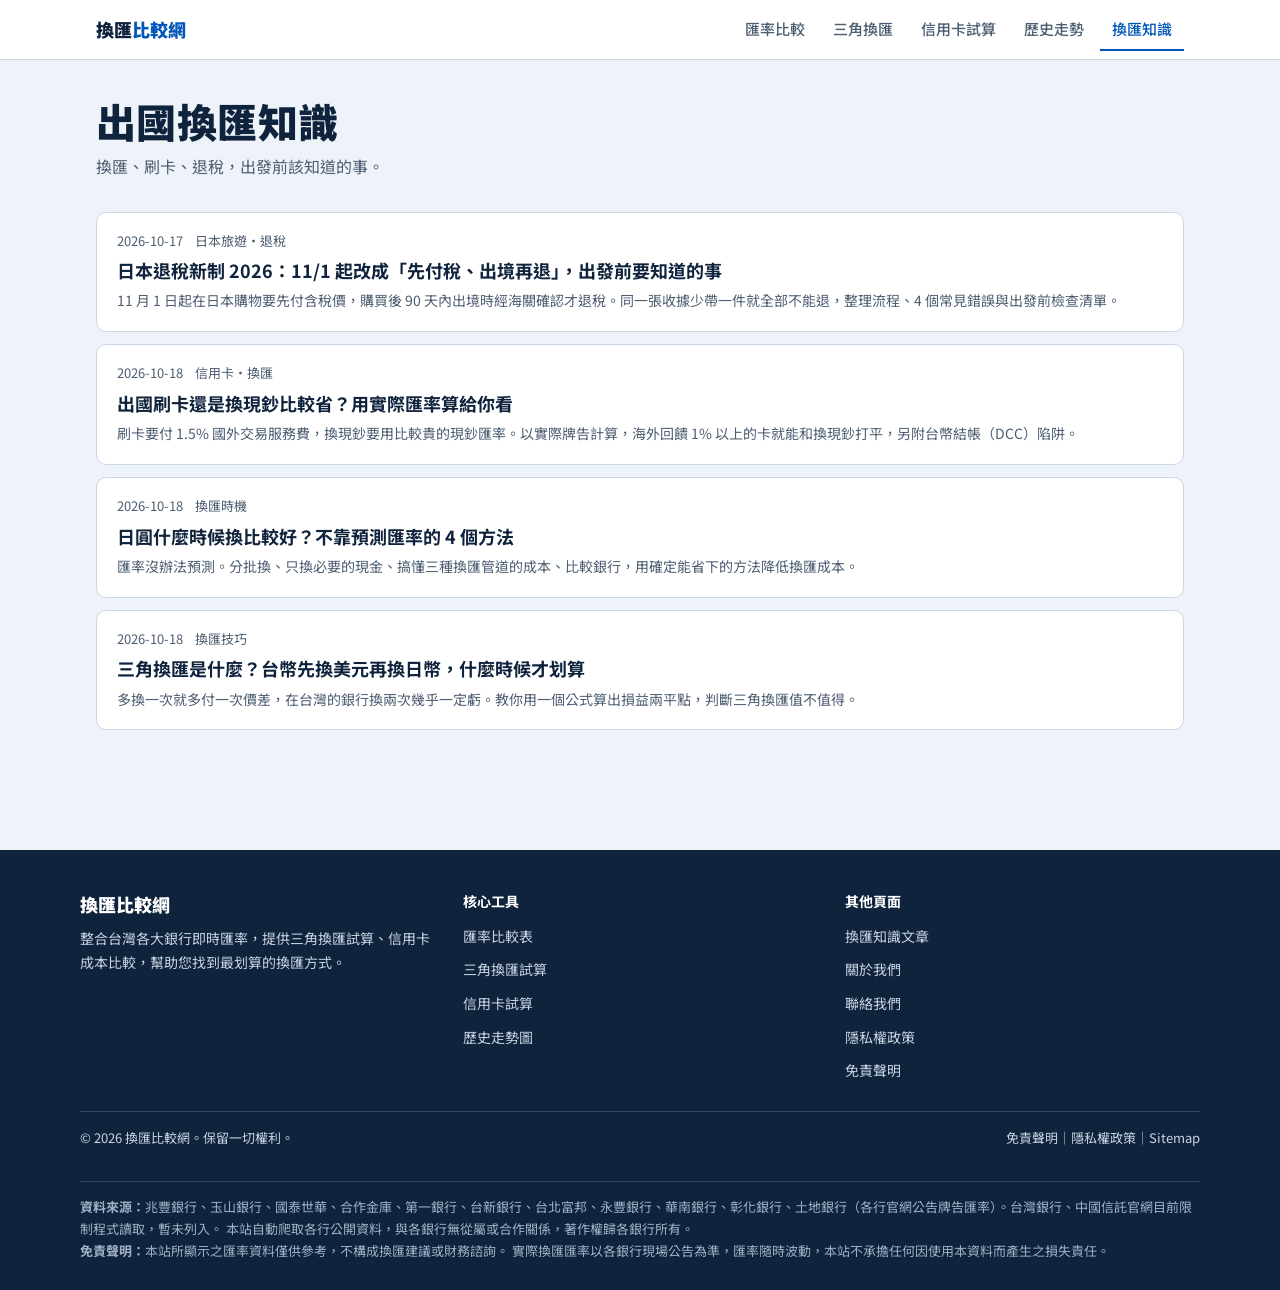
<file: site/articles/index.html>
<!DOCTYPE html>
<html lang="zh-TW">
<head>
<meta charset="UTF-8">
<meta name="viewport" content="width=device-width, initial-scale=1.0">
<title>換匯知識文章 — 換匯比較網</title>
<link rel="stylesheet" href="../css/style.css">
</head>
<body>
<div id="nav-placeholder"></div>

<div class="page-hero">
  <h1>出國換匯知識</h1>
  <p>換匯、刷卡、退稅，出發前該知道的事。</p>
</div>

<div class="container page-body">
  <div class="article-list">
    <a href="japan-tax-refund-2026.html" class="article-card">
      <div>
        <div class="article-meta"><span>2026-10-17</span><span>日本旅遊・退稅</span></div>
        <div class="article-title">日本退稅新制 2026：11/1 起改成「先付稅、出境再退」，出發前要知道的事</div>
        <div class="article-excerpt">11 月 1 日起在日本購物要先付含稅價，購買後 90 天內出境時經海關確認才退稅。同一張收據少帶一件就全部不能退，整理流程、4 個常見錯誤與出發前檢查清單。</div>
      </div>
    </a>
    <a href="credit-card-overseas.html" class="article-card">
      <div>
        <div class="article-meta"><span>2026-10-18</span><span>信用卡・換匯</span></div>
        <div class="article-title">出國刷卡還是換現鈔比較省？用實際匯率算給你看</div>
        <div class="article-excerpt">刷卡要付 1.5% 國外交易服務費，換現鈔要用比較貴的現鈔匯率。以實際牌告計算，海外回饋 1% 以上的卡就能和換現鈔打平，另附台幣結帳（DCC）陷阱。</div>
      </div>
    </a>
    <a href="best-time-to-exchange.html" class="article-card">
      <div>
        <div class="article-meta"><span>2026-10-18</span><span>換匯時機</span></div>
        <div class="article-title">日圓什麼時候換比較好？不靠預測匯率的 4 個方法</div>
        <div class="article-excerpt">匯率沒辦法預測。分批換、只換必要的現金、搞懂三種換匯管道的成本、比較銀行，用確定能省下的方法降低換匯成本。</div>
      </div>
    </a>
    <a href="triangle-exchange-guide.html" class="article-card">
      <div>
        <div class="article-meta"><span>2026-10-18</span><span>換匯技巧</span></div>
        <div class="article-title">三角換匯是什麼？台幣先換美元再換日幣，什麼時候才划算</div>
        <div class="article-excerpt">多換一次就多付一次價差，在台灣的銀行換兩次幾乎一定虧。教你用一個公式算出損益兩平點，判斷三角換匯值不值得。</div>
      </div>
    </a>
  </div>
</div>

<div id="footer-placeholder"></div>
<script src="../js/layout.js"></script>
</body>
</html>
</file>
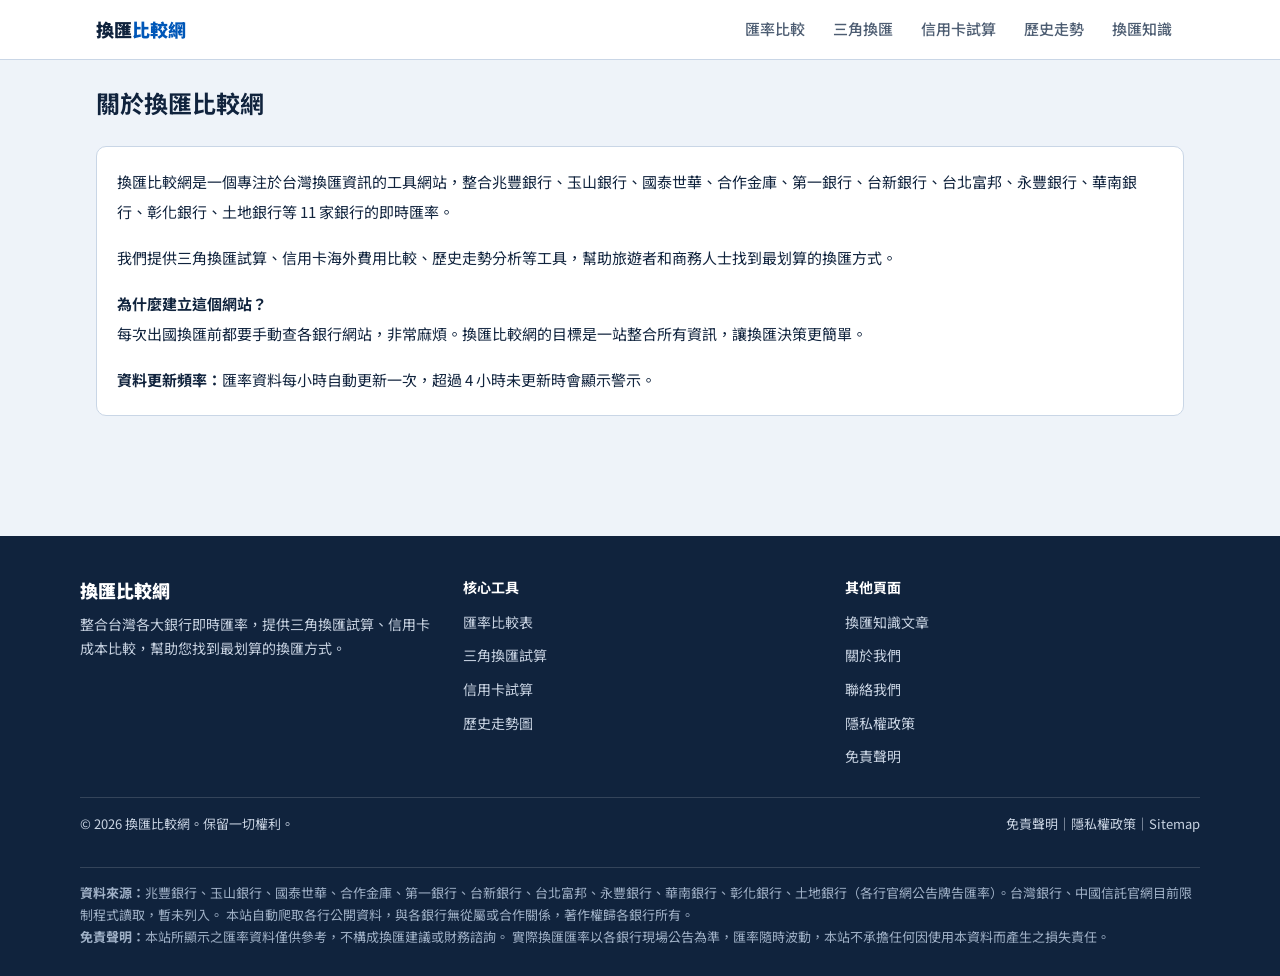
<file: site/about.html>
<!DOCTYPE html>
<html lang="zh-TW">
<head>
<meta charset="UTF-8">
<meta name="viewport" content="width=device-width, initial-scale=1.0">
<title>關於我們 — 換匯比較網</title>
<link rel="stylesheet" href="css/style.css">
</head>
<body>
<div id="nav-placeholder"></div>
<div class="container page-body">
  <h1 style="font-size:24px;font-weight:700;margin-bottom:24px">關於換匯比較網</h1>
  <div class="card"><div class="card-body" style="font-size:15px;line-height:2">
    <p>換匯比較網是一個專注於台灣換匯資訊的工具網站，整合兆豐銀行、玉山銀行、國泰世華、合作金庫、第一銀行、台新銀行、台北富邦、永豐銀行、華南銀行、彰化銀行、土地銀行等 11 家銀行的即時匯率。</p>
    <p style="margin-top:16px">我們提供三角換匯試算、信用卡海外費用比較、歷史走勢分析等工具，幫助旅遊者和商務人士找到最划算的換匯方式。</p>
    <p style="margin-top:16px"><strong>為什麼建立這個網站？</strong><br>
    每次出國換匯前都要手動查各銀行網站，非常麻煩。換匯比較網的目標是一站整合所有資訊，讓換匯決策更簡單。</p>
    <p style="margin-top:16px"><strong>資料更新頻率：</strong>匯率資料每小時自動更新一次，超過 4 小時未更新時會顯示警示。</p>
  </div></div>
</div>
<div id="footer-placeholder"></div>
<script src="js/layout.js"></script>
</body>
</html>
</file>
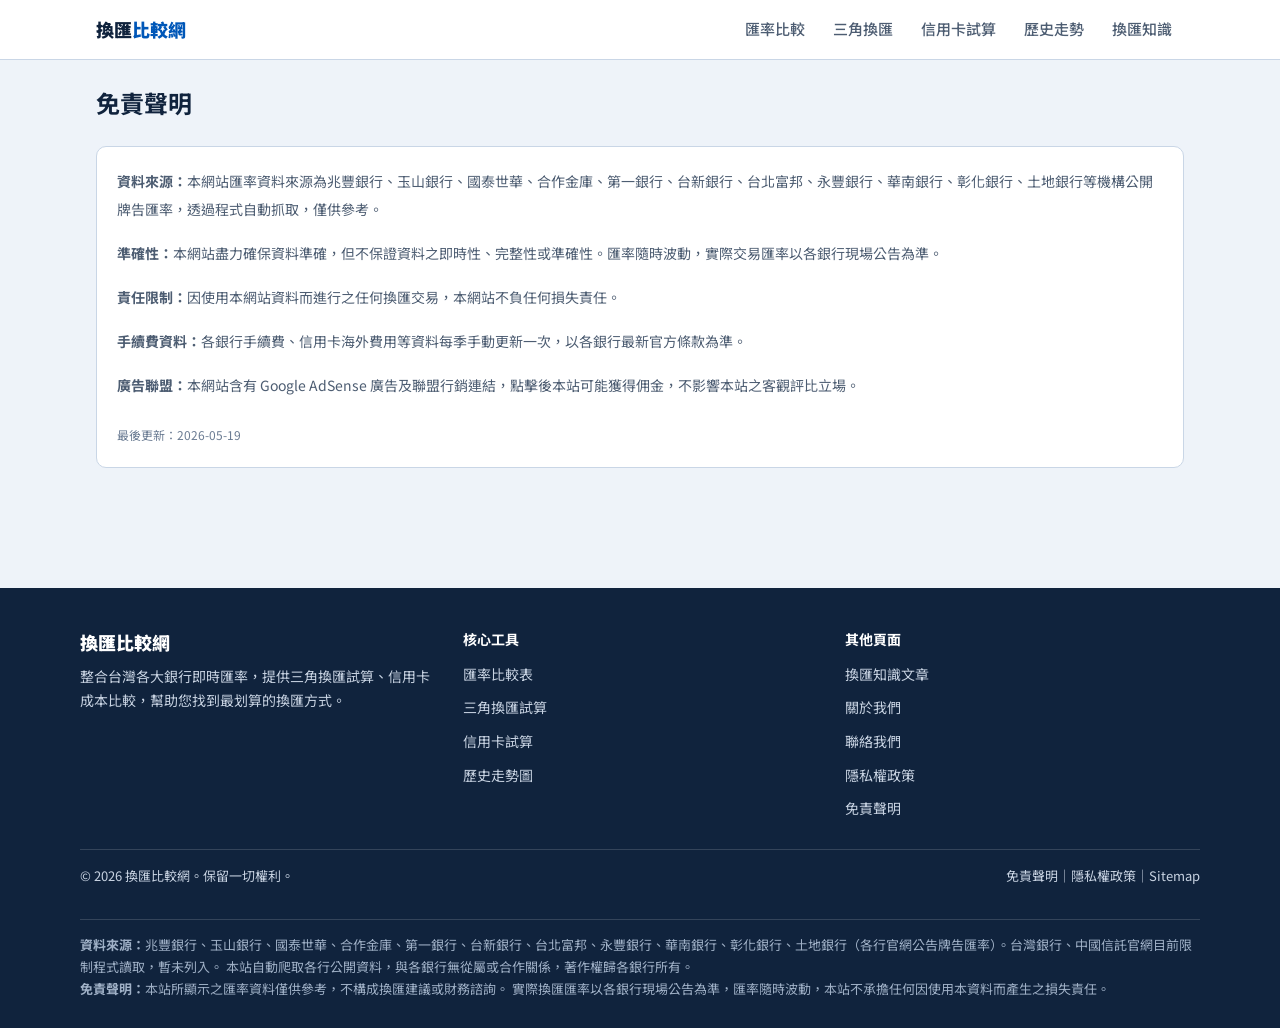
<file: site/disclaimer.html>
<!DOCTYPE html>
<html lang="zh-TW">
<head>
<meta charset="UTF-8">
<meta name="viewport" content="width=device-width, initial-scale=1.0">
<title>免責聲明 — 換匯比較網</title>
<link rel="stylesheet" href="css/style.css">
</head>
<body>
<div id="nav-placeholder"></div>
<div class="container page-body">
  <h1 style="font-size:24px;font-weight:700;margin-bottom:24px">免責聲明</h1>
  <div class="card"><div class="card-body" style="font-size:14px;line-height:2;color:var(--text-muted)">
    <p><strong>資料來源：</strong>本網站匯率資料來源為兆豐銀行、玉山銀行、國泰世華、合作金庫、第一銀行、台新銀行、台北富邦、永豐銀行、華南銀行、彰化銀行、土地銀行等機構公開牌告匯率，透過程式自動抓取，僅供參考。</p>
    <p style="margin-top:16px"><strong>準確性：</strong>本網站盡力確保資料準確，但不保證資料之即時性、完整性或準確性。匯率隨時波動，實際交易匯率以各銀行現場公告為準。</p>
    <p style="margin-top:16px"><strong>責任限制：</strong>因使用本網站資料而進行之任何換匯交易，本網站不負任何損失責任。</p>
    <p style="margin-top:16px"><strong>手續費資料：</strong>各銀行手續費、信用卡海外費用等資料每季手動更新一次，以各銀行最新官方條款為準。</p>
    <p style="margin-top:16px"><strong>廣告聯盟：</strong>本網站含有 Google AdSense 廣告及聯盟行銷連結，點擊後本站可能獲得佣金，不影響本站之客觀評比立場。</p>
    <p style="margin-top:24px;font-size:12px;color:var(--text-light)">最後更新：2026-05-19</p>
  </div></div>
</div>
<div id="footer-placeholder"></div>
<script src="js/layout.js"></script>
</body>
</html>
</file>
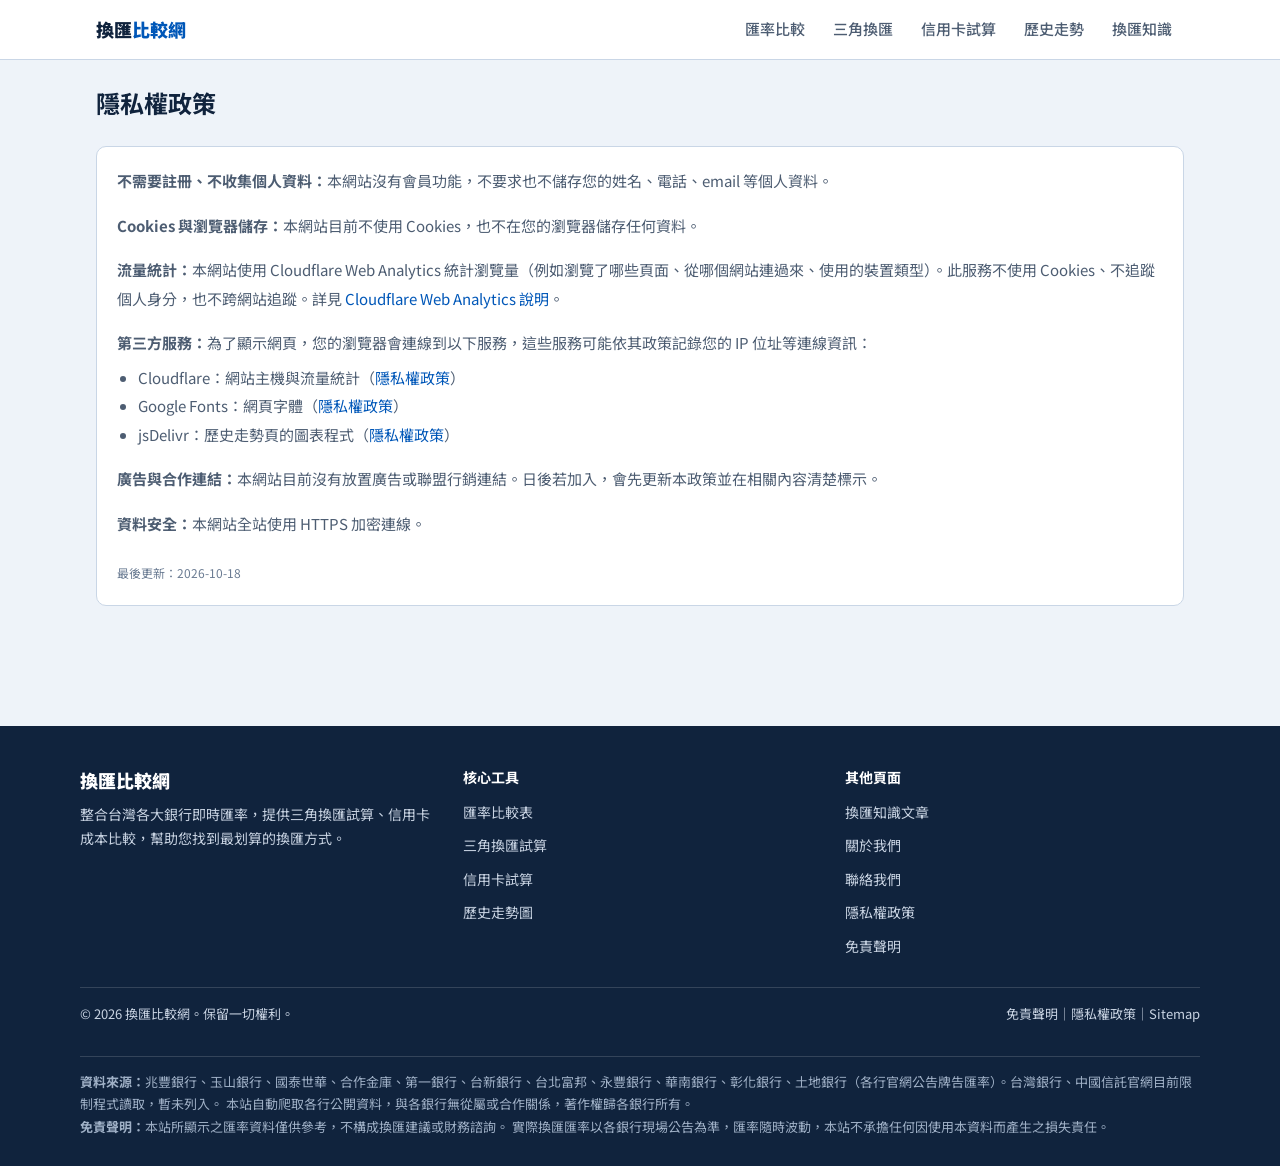
<file: site/privacy.html>
<!DOCTYPE html>
<html lang="zh-TW">
<head>
<meta charset="UTF-8">
<meta name="viewport" content="width=device-width, initial-scale=1.0">
<title>隱私權政策 — 換匯比較網</title>
<link rel="stylesheet" href="css/style.css">
</head>
<body>
<div id="nav-placeholder"></div>
<div class="container page-body">
  <h1 style="font-size:24px;font-weight:700;margin-bottom:24px">隱私權政策</h1>
  <div class="card"><div class="card-body" style="font-size:15px;line-height:1.9;color:var(--text-muted)">
    <p><strong>不需要註冊、不收集個人資料：</strong>本網站沒有會員功能，不要求也不儲存您的姓名、電話、email 等個人資料。</p>
    <p class="mt-16"><strong>Cookies 與瀏覽器儲存：</strong>本網站目前不使用 Cookies，也不在您的瀏覽器儲存任何資料。</p>
    <p class="mt-16"><strong>流量統計：</strong>本網站使用 Cloudflare Web Analytics 統計瀏覽量（例如瀏覽了哪些頁面、從哪個網站連過來、使用的裝置類型）。此服務不使用 Cookies、不追蹤個人身分，也不跨網站追蹤。詳見 <a href="https://www.cloudflare.com/web-analytics/" target="_blank" rel="noopener">Cloudflare Web Analytics 說明</a>。</p>
    <p class="mt-16"><strong>第三方服務：</strong>為了顯示網頁，您的瀏覽器會連線到以下服務，這些服務可能依其政策記錄您的 IP 位址等連線資訊：</p>
    <ul style="padding-left:1.4em;margin-top:6px">
      <li>Cloudflare：網站主機與流量統計（<a href="https://www.cloudflare.com/privacypolicy/" target="_blank" rel="noopener">隱私權政策</a>）</li>
      <li>Google Fonts：網頁字體（<a href="https://policies.google.com/privacy" target="_blank" rel="noopener">隱私權政策</a>）</li>
      <li>jsDelivr：歷史走勢頁的圖表程式（<a href="https://www.jsdelivr.com/terms/privacy-policy-jsdelivr-net" target="_blank" rel="noopener">隱私權政策</a>）</li>
    </ul>
    <p class="mt-16"><strong>廣告與合作連結：</strong>本網站目前沒有放置廣告或聯盟行銷連結。日後若加入，會先更新本政策並在相關內容清楚標示。</p>
    <p class="mt-16"><strong>資料安全：</strong>本網站全站使用 HTTPS 加密連線。</p>
    <p class="mt-24 update-time">最後更新：2026-10-18</p>
  </div></div>
</div>
<div id="footer-placeholder"></div>
<script src="js/layout.js"></script>
</body>
</html>
</file>
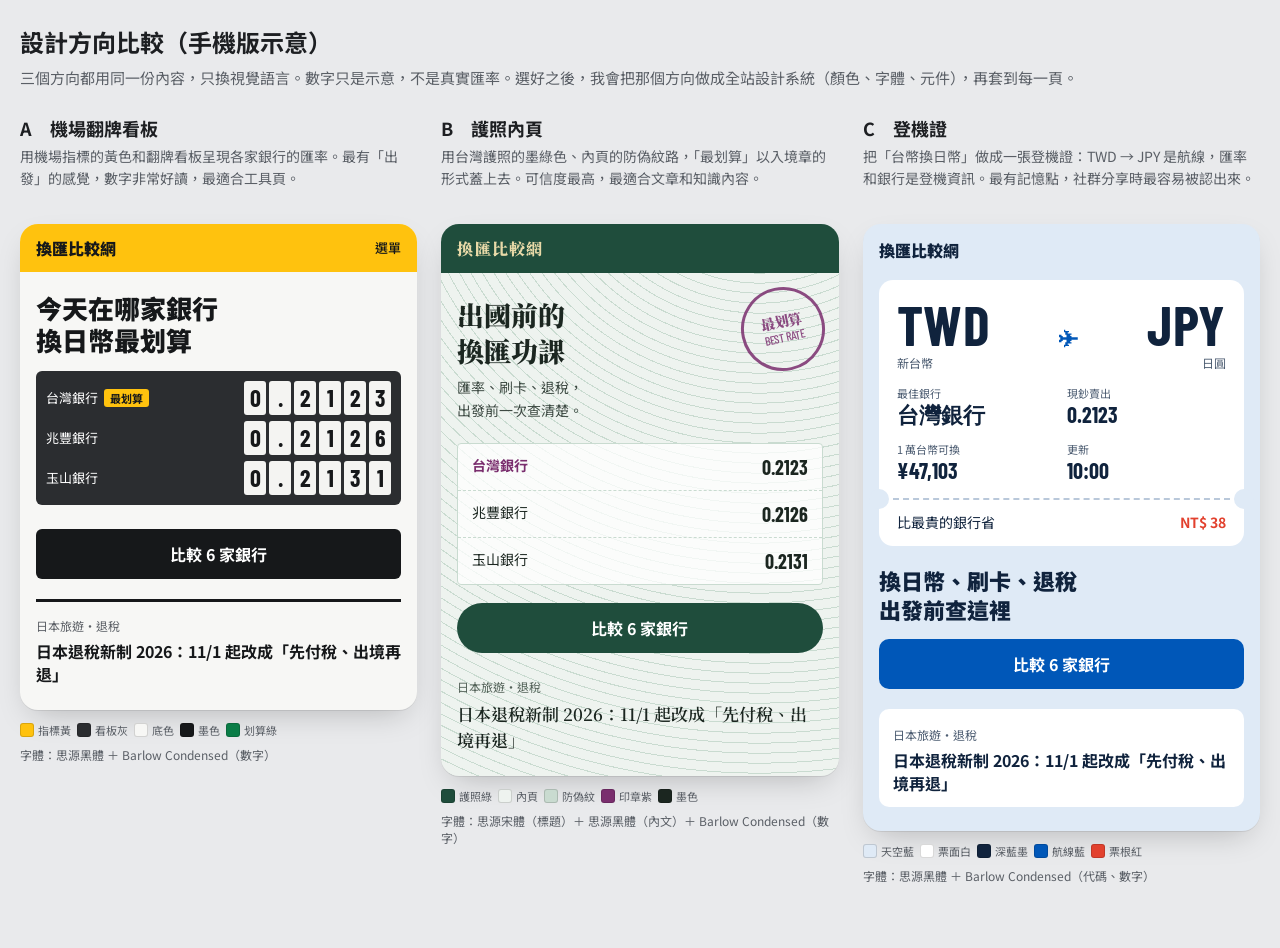
<file: docs/design/directions.html>
<!DOCTYPE html>
<html lang="zh-TW">
<head>
<meta charset="UTF-8">
<meta name="viewport" content="width=device-width, initial-scale=1.0">
<title>設計方向比較</title>
<link rel="preconnect" href="https://fonts.googleapis.com">
<link rel="preconnect" href="https://fonts.gstatic.com" crossorigin>
<link href="https://fonts.googleapis.com/css2?family=Barlow+Condensed:wght@500;700&family=Noto+Sans+TC:wght@400;500;700;900&family=Noto+Serif+TC:wght@600;900&display=swap" rel="stylesheet">
<style>
  :root { --page: #e9eaec; --ink: #1d1f22; --muted: #5a5f66; }
  * { box-sizing: border-box; margin: 0; padding: 0; }
  body { background: var(--page); color: var(--ink); font-family: 'Noto Sans TC', sans-serif; padding: 24px 16px 64px; }
  .intro { max-width: 1240px; margin: 0 auto 24px; }
  .intro h1 { font-size: 24px; margin-bottom: 6px; }
  .intro p { color: var(--muted); font-size: 15px; line-height: 1.7; }
  .grid { max-width: 1240px; margin: 0 auto; display: grid; grid-template-columns: repeat(auto-fit, minmax(340px, 1fr)); gap: 24px; align-items: start; }
  .option > h2 { font-size: 18px; margin-bottom: 4px; }
  .option > .why { font-size: 14px; color: var(--muted); line-height: 1.6; margin-bottom: 12px; min-height: 4.8em; }
  .frame { border-radius: 18px; overflow: hidden; box-shadow: 0 1px 0 rgba(0,0,0,.08), 0 12px 32px -12px rgba(0,0,0,.25); max-width: 400px; }
  .swatches { display: flex; gap: 6px; margin-top: 12px; flex-wrap: wrap; }
  .sw { font-size: 11px; display: flex; align-items: center; gap: 4px; color: var(--muted); }
  .sw i { width: 14px; height: 14px; border-radius: 3px; display: inline-block; border: 1px solid rgba(0,0,0,.15); }
  .note { font-size: 12px; color: var(--muted); margin-top: 8px; }

  /* ───────── A：機場翻牌看板 ───────── */
  .a { --sign: #ffc20e; --board: #2b2d30; --flap: #f4f4f2; --a-ink: #16181a; --a-bg: #f7f7f5; --best: #0a7d47;
       background: var(--a-bg); color: var(--a-ink); }
  .a nav { background: var(--sign); padding: 12px 16px; font-weight: 900; font-size: 16px; display: flex; justify-content: space-between; align-items: center; }
  .a nav span { font-weight: 500; font-size: 13px; }
  .a .hero { padding: 20px 16px 24px; }
  .a .hero h3 { font-size: 26px; font-weight: 900; line-height: 1.25; margin-bottom: 14px; }
  .a .board { background: var(--board); border-radius: 6px; padding: 10px; display: grid; gap: 6px; }
  .a .row { display: grid; grid-template-columns: 1fr auto; align-items: center; gap: 8px; color: #fff; font-size: 13px; }
  .a .flaps { display: flex; gap: 3px; }
  .a .flaps b { font-family: 'Barlow Condensed', sans-serif; font-weight: 700; font-size: 24px; width: 22px; text-align: center;
                background: var(--flap); color: var(--a-ink); border-radius: 3px; line-height: 34px;
                background-image: linear-gradient(to bottom, transparent 49%, rgba(0,0,0,.25) 50%, transparent 51%); }
  .a .row.best .name::after { content: "最划算"; margin-left: 6px; background: var(--sign); color: var(--a-ink); font-size: 11px; font-weight: 700; padding: 1px 6px; border-radius: 3px; }
  .a .body { padding: 0 16px 24px; }
  .a .btn { display: block; text-align: center; background: var(--a-ink); color: #fff; font-weight: 700; padding: 13px; border-radius: 6px; margin-bottom: 20px; }
  .a .article { border-top: 3px solid var(--a-ink); padding-top: 10px; }
  .a .article small { font-size: 12px; color: #5c6066; }
  .a .article p { font-weight: 700; font-size: 16px; line-height: 1.45; margin-top: 4px; }

  /* ───────── B：護照內頁 ───────── */
  .b { --cover: #1f4d3c; --page-b: #eef3ef; --guilloche: #c9dbd0; --stamp: #7a2e6e; --b-ink: #1b2620;
       color: var(--b-ink); background-color: var(--page-b);
       background-image: repeating-radial-gradient(circle at 80% -20%, transparent 0 9px, var(--guilloche) 9px 10px); }
  .b nav { background: var(--cover); color: #e8d9a8; padding: 13px 16px; font-family: 'Noto Serif TC', serif; font-weight: 900; font-size: 16px; letter-spacing: .08em; }
  .b .hero { padding: 24px 16px 20px; position: relative; }
  .b .hero h3 { font-family: 'Noto Serif TC', serif; font-weight: 900; font-size: 27px; line-height: 1.35; margin-bottom: 6px; }
  .b .hero p { font-size: 14px; line-height: 1.7; color: #3e4a43; }
  .b .stamp { position: absolute; right: 14px; top: 14px; transform: rotate(-12deg); border: 3px solid var(--stamp); color: var(--stamp);
              border-radius: 50%; width: 84px; height: 84px; display: grid; place-content: center; text-align: center;
              font-family: 'Noto Serif TC', serif; font-weight: 900; font-size: 14px; line-height: 1.2; opacity: .85; }
  .b .stamp small { font-family: 'Barlow Condensed', sans-serif; font-size: 12px; font-weight: 500; }
  .b .page { margin: 0 16px; background: rgba(255,255,255,.75); border: 1px solid var(--guilloche); border-radius: 4px; }
  .b .page div { display: flex; justify-content: space-between; padding: 11px 14px; border-bottom: 1px dashed var(--guilloche); font-size: 14px; }
  .b .page div:last-child { border-bottom: 0; }
  .b .page b { font-family: 'Barlow Condensed', sans-serif; font-size: 20px; }
  .b .page .best { color: var(--stamp); font-weight: 700; }
  .b .body { padding: 18px 16px 24px; }
  .b .btn { display: block; text-align: center; background: var(--cover); color: #fff; font-weight: 700; padding: 13px; border-radius: 999px; margin-bottom: 20px; }
  .b .article small { font-size: 12px; color: #55635a; }
  .b .article p { font-family: 'Noto Serif TC', serif; font-weight: 600; font-size: 17px; line-height: 1.5; margin-top: 4px; }

  /* ───────── C：登機證 ───────── */
  .c { --sky: #dfeaf6; --pass: #ffffff; --c-ink: #10233d; --route: #0057b8; --stub: #e2412e;
       background: var(--sky); color: var(--c-ink); }
  .c nav { padding: 14px 16px; font-weight: 900; font-size: 16px; color: var(--c-ink); }
  .c .pass { margin: 4px 16px 0; background: var(--pass); border-radius: 14px; position: relative; }
  .c .main { padding: 16px 18px 14px; }
  .c .route { display: flex; align-items: baseline; justify-content: space-between; }
  .c .code { font-family: 'Barlow Condensed', sans-serif; font-weight: 700; font-size: 56px; line-height: 1; letter-spacing: .01em; }
  .c .plane { font-size: 20px; color: var(--route); }
  .c .cities { display: flex; justify-content: space-between; font-size: 12px; color: #4d5d72; margin-top: 2px; }
  .c .fields { display: grid; grid-template-columns: 1fr 1fr; gap: 10px 12px; margin-top: 14px; }
  .c .fields small { display: block; font-size: 11px; color: #4d5d72; }
  .c .fields b { font-family: 'Barlow Condensed', sans-serif; font-size: 22px; }
  .c .tear { height: 0; border-top: 2px dashed #b9c8da; margin: 0 14px; position: relative; }
  .c .tear::before, .c .tear::after { content: ""; position: absolute; top: -11px; width: 20px; height: 20px; background: var(--sky); border-radius: 50%; }
  .c .tear::before { left: -24px; } .c .tear::after { right: -24px; }
  .c .stub { padding: 12px 18px 14px; font-size: 14px; display: flex; justify-content: space-between; align-items: center; }
  .c .stub b { color: var(--stub); }
  .c .body { padding: 20px 16px 24px; }
  .c .hl { font-size: 22px; font-weight: 900; line-height: 1.35; margin-bottom: 14px; }
  .c .btn { display: block; text-align: center; background: var(--route); color: #fff; font-weight: 700; padding: 13px; border-radius: 10px; margin-bottom: 20px; }
  .c .article { background: var(--pass); border-radius: 10px; padding: 12px 14px; }
  .c .article small { font-size: 12px; color: #4d5d72; }
  .c .article p { font-weight: 700; font-size: 16px; line-height: 1.45; margin-top: 4px; }
</style>
</head>
<body>
<div class="intro">
  <h1>設計方向比較（手機版示意）</h1>
  <p>三個方向都用同一份內容，只換視覺語言。數字只是示意，不是真實匯率。選好之後，我會把那個方向做成全站設計系統（顏色、字體、元件），再套到每一頁。</p>
</div>

<div class="grid">
  <!-- A -->
  <section class="option">
    <h2>A　機場翻牌看板</h2>
    <p class="why">用機場指標的黃色和翻牌看板呈現各家銀行的匯率。最有「出發」的感覺，數字非常好讀，最適合工具頁。</p>
    <div class="frame a">
      <nav>換匯比較網 <span>選單</span></nav>
      <div class="hero">
        <h3>今天在哪家銀行<br>換日幣最划算</h3>
        <div class="board">
          <div class="row best"><span class="name">台灣銀行</span><span class="flaps"><b>0</b><b>.</b><b>2</b><b>1</b><b>2</b><b>3</b></span></div>
          <div class="row"><span class="name">兆豐銀行</span><span class="flaps"><b>0</b><b>.</b><b>2</b><b>1</b><b>2</b><b>6</b></span></div>
          <div class="row"><span class="name">玉山銀行</span><span class="flaps"><b>0</b><b>.</b><b>2</b><b>1</b><b>3</b><b>1</b></span></div>
        </div>
      </div>
      <div class="body">
        <a class="btn">比較 6 家銀行</a>
        <div class="article"><small>日本旅遊・退稅</small><p>日本退稅新制 2026：11/1 起改成「先付稅、出境再退」</p></div>
      </div>
    </div>
    <div class="swatches">
      <span class="sw"><i style="background:#ffc20e"></i>指標黃</span>
      <span class="sw"><i style="background:#2b2d30"></i>看板灰</span>
      <span class="sw"><i style="background:#f7f7f5"></i>底色</span>
      <span class="sw"><i style="background:#16181a"></i>墨色</span>
      <span class="sw"><i style="background:#0a7d47"></i>划算綠</span>
    </div>
    <p class="note">字體：思源黑體 ＋ Barlow Condensed（數字）</p>
  </section>

  <!-- B -->
  <section class="option">
    <h2>B　護照內頁</h2>
    <p class="why">用台灣護照的墨綠色、內頁的防偽紋路，「最划算」以入境章的形式蓋上去。可信度最高，最適合文章和知識內容。</p>
    <div class="frame b">
      <nav>換匯比較網</nav>
      <div class="hero">
        <div class="stamp">最划算<small>BEST RATE</small></div>
        <h3>出國前的<br>換匯功課</h3>
        <p>匯率、刷卡、退稅，<br>出發前一次查清楚。</p>
      </div>
      <div class="page">
        <div><span class="best">台灣銀行</span><b>0.2123</b></div>
        <div><span>兆豐銀行</span><b>0.2126</b></div>
        <div><span>玉山銀行</span><b>0.2131</b></div>
      </div>
      <div class="body">
        <a class="btn">比較 6 家銀行</a>
        <div class="article"><small>日本旅遊・退稅</small><p>日本退稅新制 2026：11/1 起改成「先付稅、出境再退」</p></div>
      </div>
    </div>
    <div class="swatches">
      <span class="sw"><i style="background:#1f4d3c"></i>護照綠</span>
      <span class="sw"><i style="background:#eef3ef"></i>內頁</span>
      <span class="sw"><i style="background:#c9dbd0"></i>防偽紋</span>
      <span class="sw"><i style="background:#7a2e6e"></i>印章紫</span>
      <span class="sw"><i style="background:#1b2620"></i>墨色</span>
    </div>
    <p class="note">字體：思源宋體（標題）＋ 思源黑體（內文）＋ Barlow Condensed（數字）</p>
  </section>

  <!-- C -->
  <section class="option">
    <h2>C　登機證</h2>
    <p class="why">把「台幣換日幣」做成一張登機證：TWD → JPY 是航線，匯率和銀行是登機資訊。最有記憶點，社群分享時最容易被認出來。</p>
    <div class="frame c">
      <nav>換匯比較網</nav>
      <div class="pass">
        <div class="main">
          <div class="route"><span class="code">TWD</span><span class="plane">✈</span><span class="code">JPY</span></div>
          <div class="cities"><span>新台幣</span><span>日圓</span></div>
          <div class="fields">
            <div><small>最佳銀行</small><b>台灣銀行</b></div>
            <div><small>現鈔賣出</small><b>0.2123</b></div>
            <div><small>1 萬台幣可換</small><b>¥47,103</b></div>
            <div><small>更新</small><b>10:00</b></div>
          </div>
        </div>
        <div class="tear"></div>
        <div class="stub"><span>比最貴的銀行省</span><b>NT$ 38</b></div>
      </div>
      <div class="body">
        <p class="hl">換日幣、刷卡、退稅<br>出發前查這裡</p>
        <a class="btn">比較 6 家銀行</a>
        <div class="article"><small>日本旅遊・退稅</small><p>日本退稅新制 2026：11/1 起改成「先付稅、出境再退」</p></div>
      </div>
    </div>
    <div class="swatches">
      <span class="sw"><i style="background:#dfeaf6"></i>天空藍</span>
      <span class="sw"><i style="background:#ffffff"></i>票面白</span>
      <span class="sw"><i style="background:#10233d"></i>深藍墨</span>
      <span class="sw"><i style="background:#0057b8"></i>航線藍</span>
      <span class="sw"><i style="background:#e2412e"></i>票根紅</span>
    </div>
    <p class="note">字體：思源黑體 ＋ Barlow Condensed（代碼、數字）</p>
  </section>
</div>
</body>
</html>
</file>
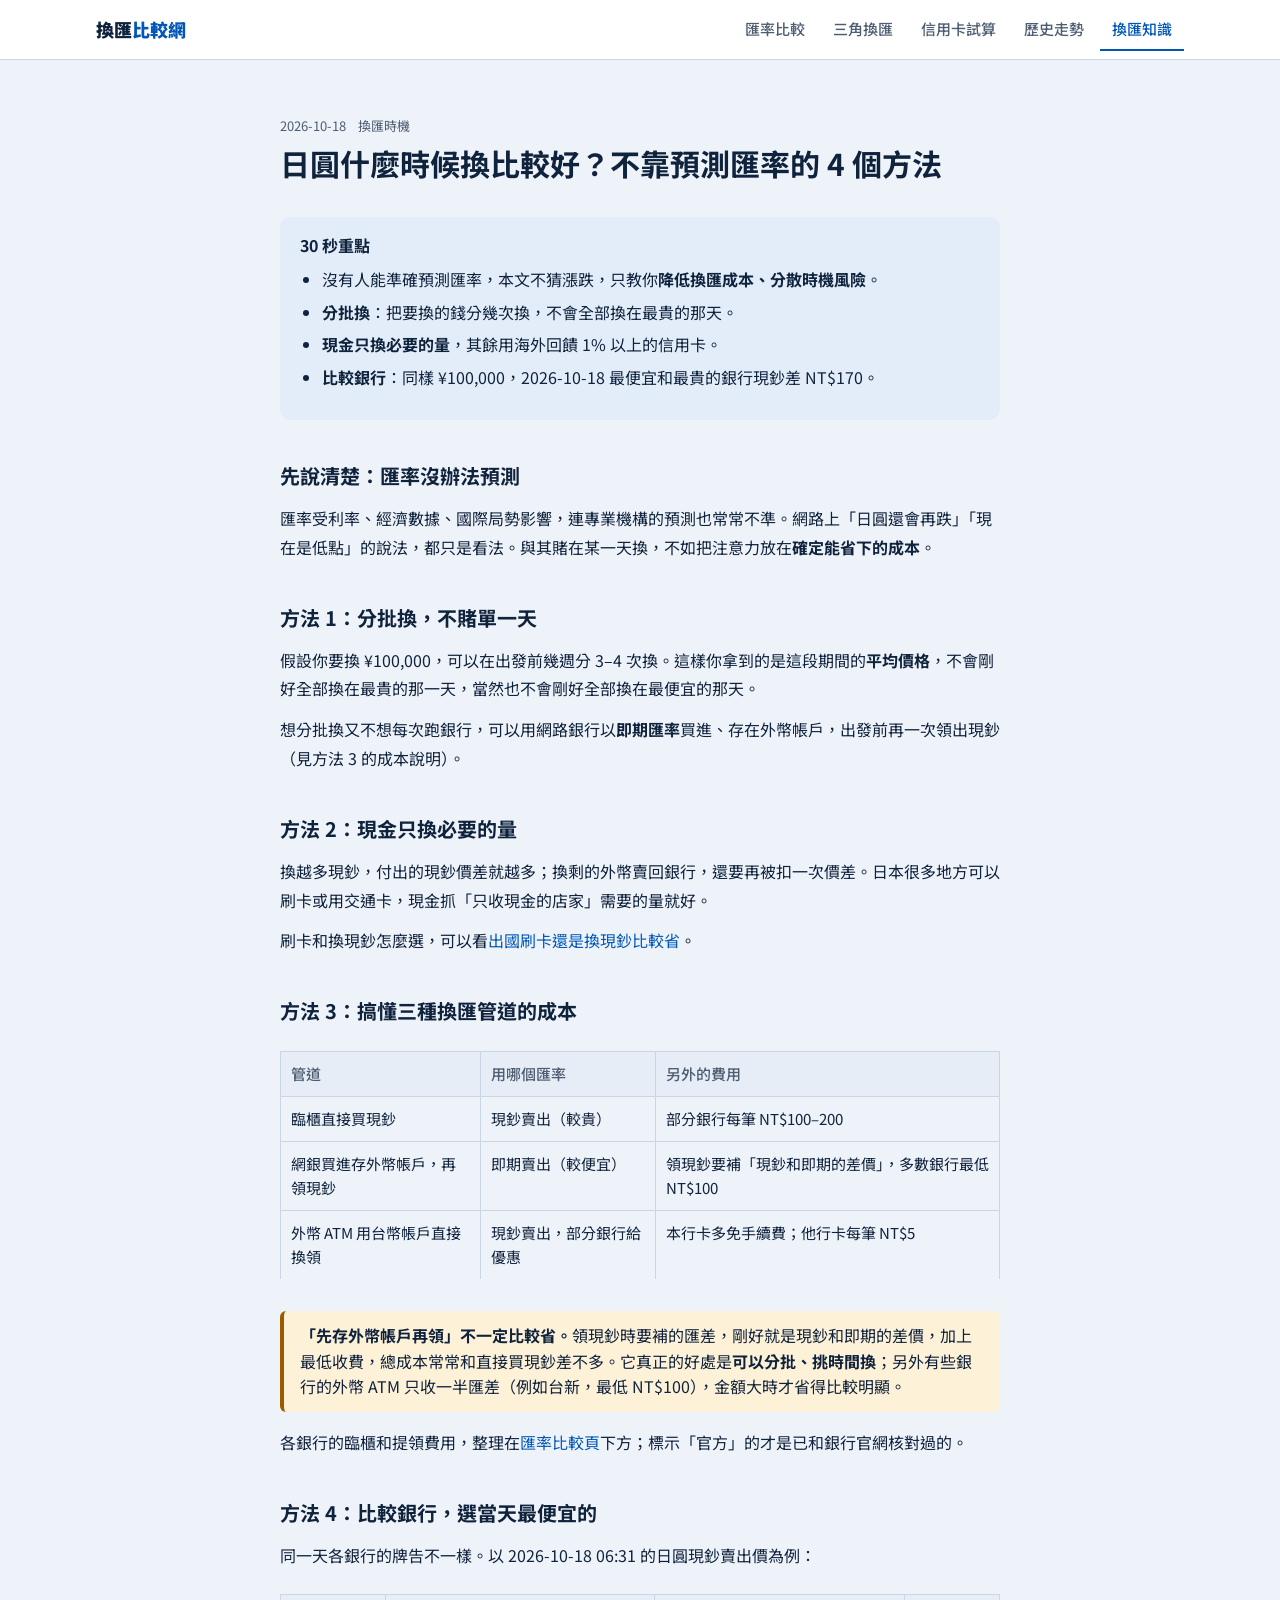
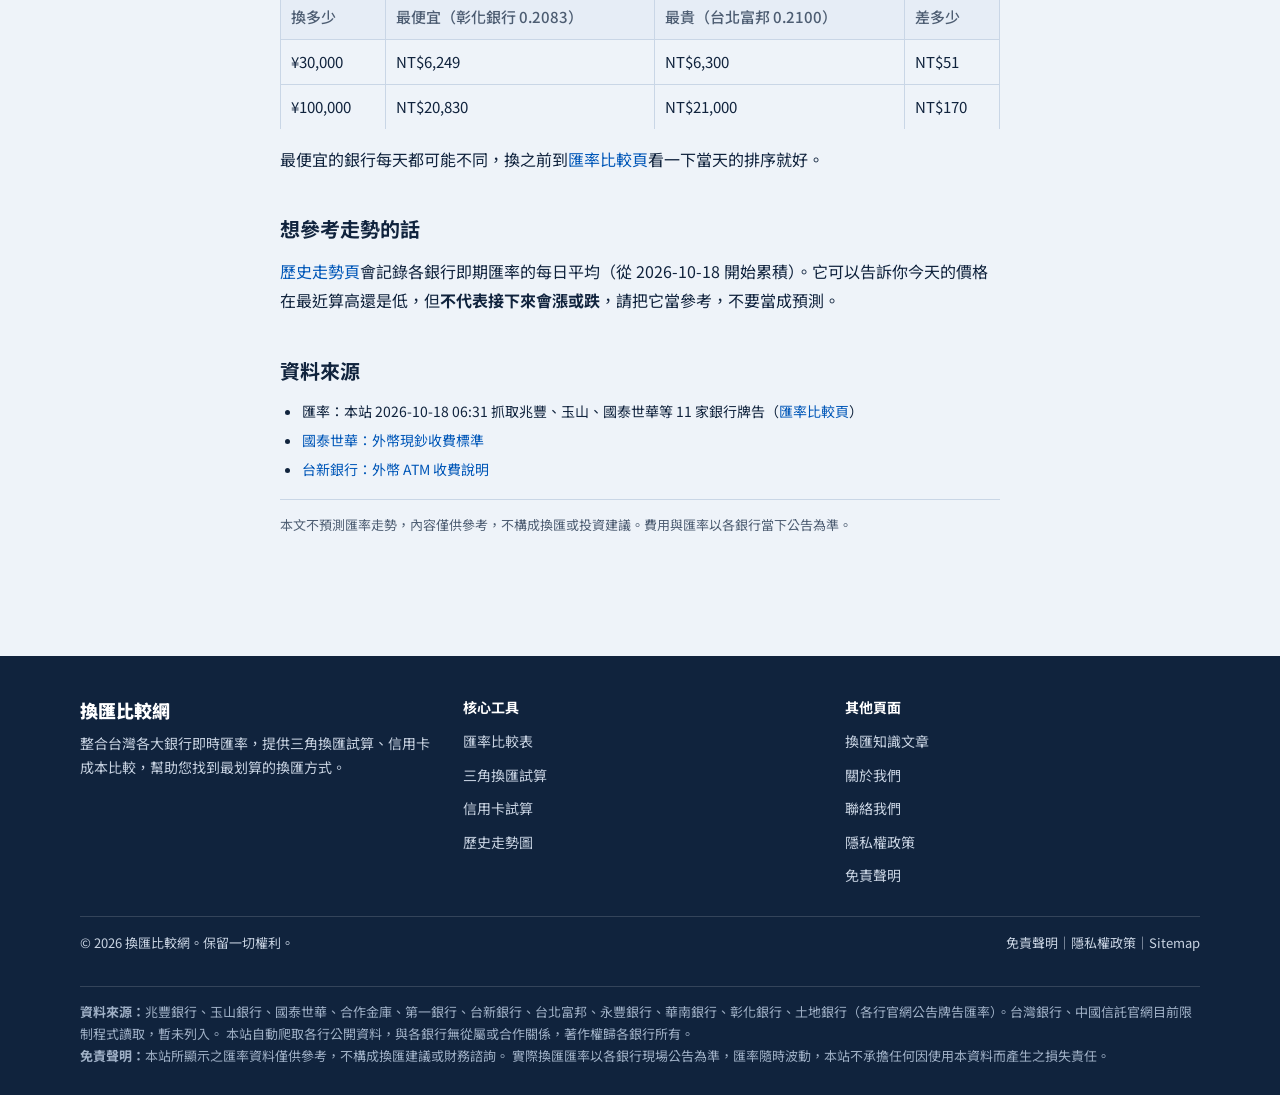
<file: site/articles/best-time-to-exchange.html>
<!DOCTYPE html>
<html lang="zh-TW">
<head>
<meta charset="UTF-8">
<meta name="viewport" content="width=device-width, initial-scale=1.0">
<title>日圓什麼時候換比較好？不靠預測匯率的 4 個方法 — 換匯比較網</title>
<meta name="description" content="沒有人能準確預測匯率。與其猜低點，不如用分批換、只換必要的現金、選對換匯管道和比較銀行來降低成本。附 2026-10-18 實際牌告試算。">
<link rel="stylesheet" href="../css/style.css">
</head>
<body>
<div id="nav-placeholder"></div>

<main class="container page-body">
<article class="article">
  <div class="article-header">
    <div class="article-meta"><span>2026-10-18</span> <span>換匯時機</span></div>
    <h1>日圓什麼時候換比較好？不靠預測匯率的 4 個方法</h1>
  </div>

  <div class="tldr">
    <strong>30 秒重點</strong>
    <ul>
      <li>沒有人能準確預測匯率，本文不猜漲跌，只教你<b>降低換匯成本、分散時機風險</b>。</li>
      <li><b>分批換</b>：把要換的錢分幾次換，不會全部換在最貴的那天。</li>
      <li><b>現金只換必要的量</b>，其餘用海外回饋 1% 以上的信用卡。</li>
      <li><b>比較銀行</b>：同樣 ¥100,000，2026-10-18 最便宜和最貴的銀行現鈔差 NT$170。</li>
    </ul>
  </div>

  <h2>先說清楚：匯率沒辦法預測</h2>
  <p>匯率受利率、經濟數據、國際局勢影響，連專業機構的預測也常常不準。網路上「日圓還會再跌」「現在是低點」的說法，都只是看法。與其賭在某一天換，不如把注意力放在<b>確定能省下的成本</b>。</p>

  <h2>方法 1：分批換，不賭單一天</h2>
  <p>假設你要換 ¥100,000，可以在出發前幾週分 3–4 次換。這樣你拿到的是這段期間的<b>平均價格</b>，不會剛好全部換在最貴的那一天，當然也不會剛好全部換在最便宜的那天。</p>
  <p>想分批換又不想每次跑銀行，可以用網路銀行以<b>即期匯率</b>買進、存在外幣帳戶，出發前再一次領出現鈔（見方法 3 的成本說明）。</p>

  <h2>方法 2：現金只換必要的量</h2>
  <p>換越多現鈔，付出的現鈔價差就越多；換剩的外幣賣回銀行，還要再被扣一次價差。日本很多地方可以刷卡或用交通卡，現金抓「只收現金的店家」需要的量就好。</p>
  <p>刷卡和換現鈔怎麼選，可以看<a href="credit-card-overseas.html">出國刷卡還是換現鈔比較省</a>。</p>

  <h2>方法 3：搞懂三種換匯管道的成本</h2>
  <div class="table-wrap">
  <table class="compare-table">
    <thead><tr><th>管道</th><th>用哪個匯率</th><th>另外的費用</th></tr></thead>
    <tbody>
      <tr><td>臨櫃直接買現鈔</td><td>現鈔賣出（較貴）</td><td>部分銀行每筆 NT$100–200</td></tr>
      <tr><td>網銀買進存外幣帳戶，再領現鈔</td><td>即期賣出（較便宜）</td><td>領現鈔要補「現鈔和即期的差價」，多數銀行最低 NT$100</td></tr>
      <tr><td>外幣 ATM 用台幣帳戶直接換領</td><td>現鈔賣出，部分銀行給優惠</td><td>本行卡多免手續費；他行卡每筆 NT$5</td></tr>
    </tbody>
  </table>
  </div>
  <div class="warn">
    <b>「先存外幣帳戶再領」不一定比較省。</b>領現鈔時要補的匯差，剛好就是現鈔和即期的差價，加上最低收費，總成本常常和直接買現鈔差不多。它真正的好處是<b>可以分批、挑時間換</b>；另外有些銀行的外幣 ATM 只收一半匯差（例如台新，最低 NT$100），金額大時才省得比較明顯。
  </div>
  <p>各銀行的臨櫃和提領費用，整理在<a href="../compare.html">匯率比較頁</a>下方；標示「官方」的才是已和銀行官網核對過的。</p>

  <h2>方法 4：比較銀行，選當天最便宜的</h2>
  <p>同一天各銀行的牌告不一樣。以 2026-10-18 06:31 的日圓現鈔賣出價為例：</p>
  <div class="table-wrap">
  <table class="compare-table">
    <thead><tr><th>換多少</th><th>最便宜（彰化銀行 0.2083）</th><th>最貴（台北富邦 0.2100）</th><th>差多少</th></tr></thead>
    <tbody>
      <tr><td>¥30,000</td><td>NT$6,249</td><td>NT$6,300</td><td>NT$51</td></tr>
      <tr><td>¥100,000</td><td>NT$20,830</td><td>NT$21,000</td><td>NT$170</td></tr>
    </tbody>
  </table>
  </div>
  <p>最便宜的銀行每天都可能不同，換之前到<a href="../compare.html">匯率比較頁</a>看一下當天的排序就好。</p>

  <h2>想參考走勢的話</h2>
  <p><a href="../history.html">歷史走勢頁</a>會記錄各銀行即期匯率的每日平均（從 2026-10-18 開始累積）。它可以告訴你今天的價格在最近算高還是低，但<b>不代表接下來會漲或跌</b>，請把它當參考，不要當成預測。</p>

  <h2>資料來源</h2>
  <ul class="sources">
    <li>匯率：本站 2026-10-18 06:31 抓取兆豐、玉山、國泰世華等 11 家銀行牌告（<a href="../compare.html">匯率比較頁</a>）</li>
    <li><a href="https://cathaybk.com.tw/cathaybk/personal/about/news/charge-standard/foreigncurrency_cash" target="_blank" rel="noopener">國泰世華：外幣現鈔收費標準</a></li>
    <li><a href="https://www.taishinbank.com.tw/TSB/personal/digital/Digital-Platform/atm/atm" target="_blank" rel="noopener">台新銀行：外幣 ATM 收費說明</a></li>
  </ul>

  <div class="disclaimer mt-16">
    本文不預測匯率走勢，內容僅供參考，不構成換匯或投資建議。費用與匯率以各銀行當下公告為準。
  </div>
</article>
</main>

<div id="footer-placeholder"></div>
<script src="../js/layout.js"></script>
</body>
</html>
</file>
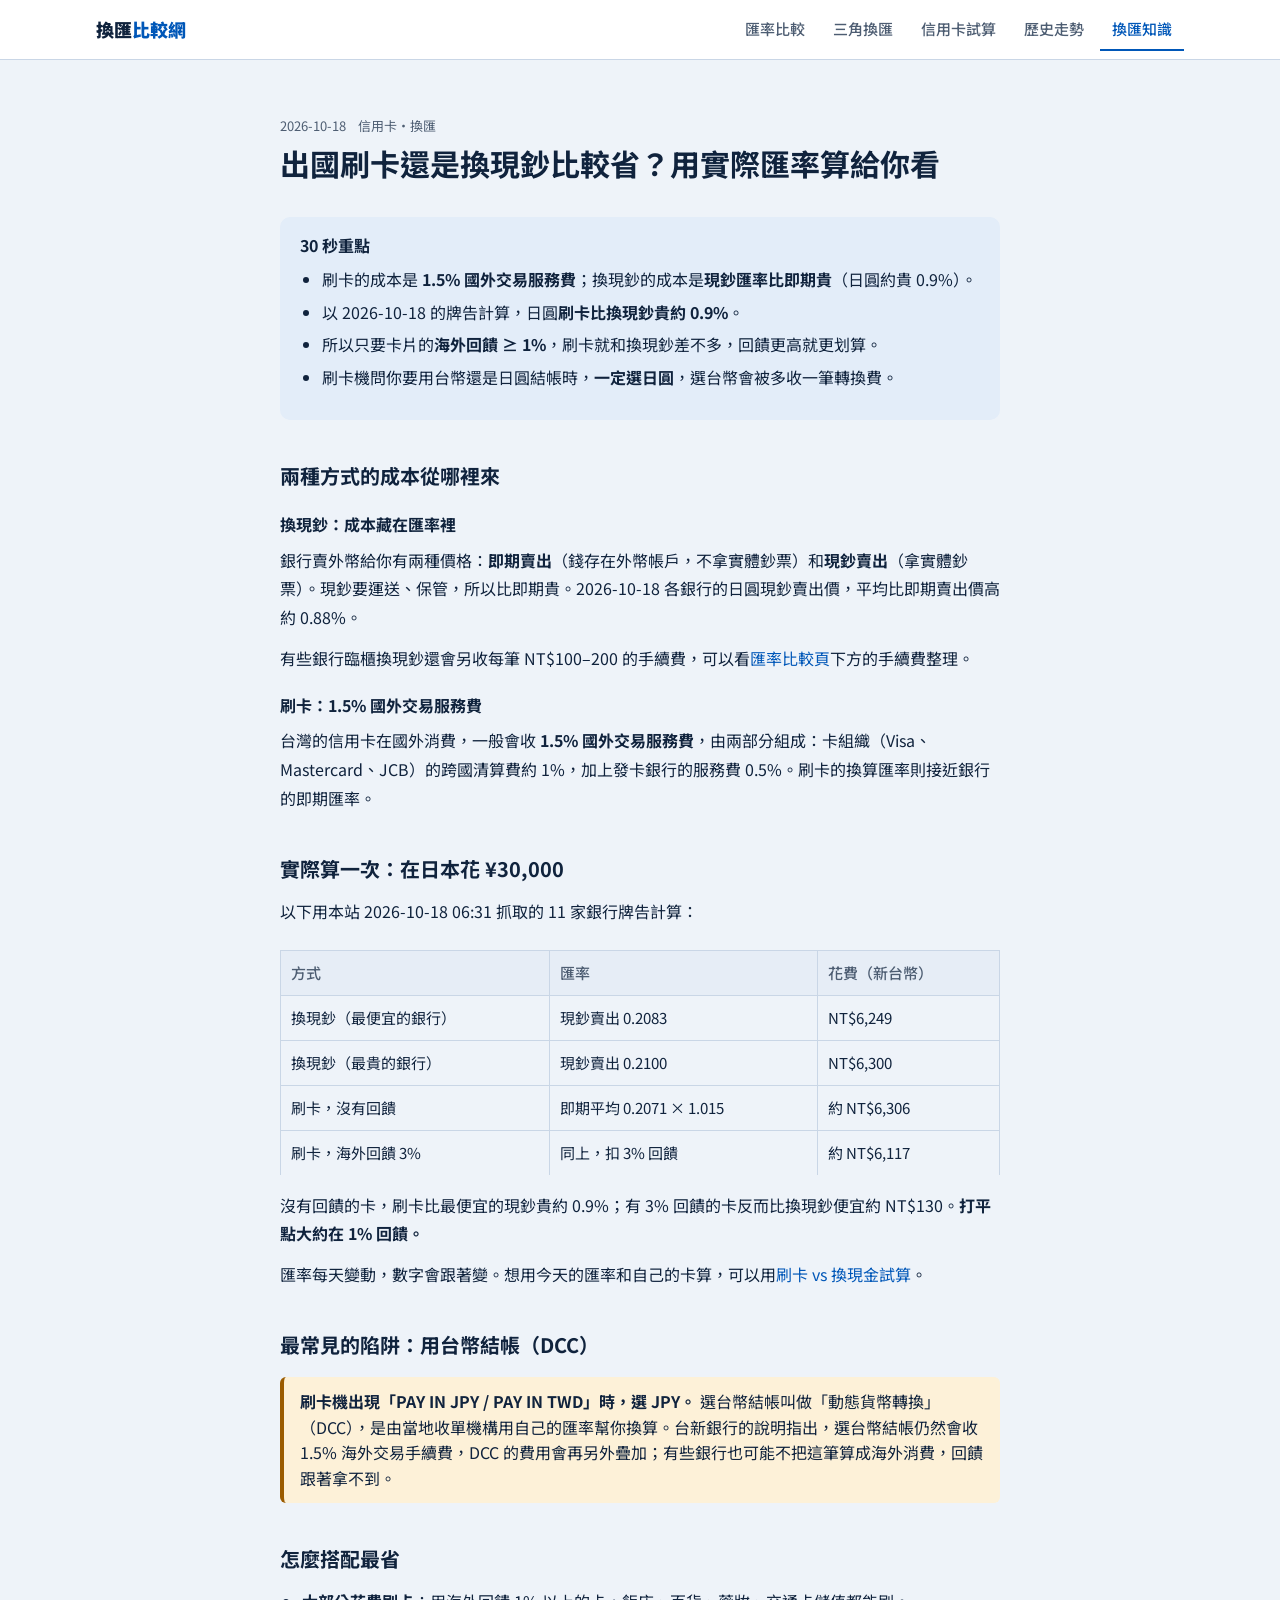
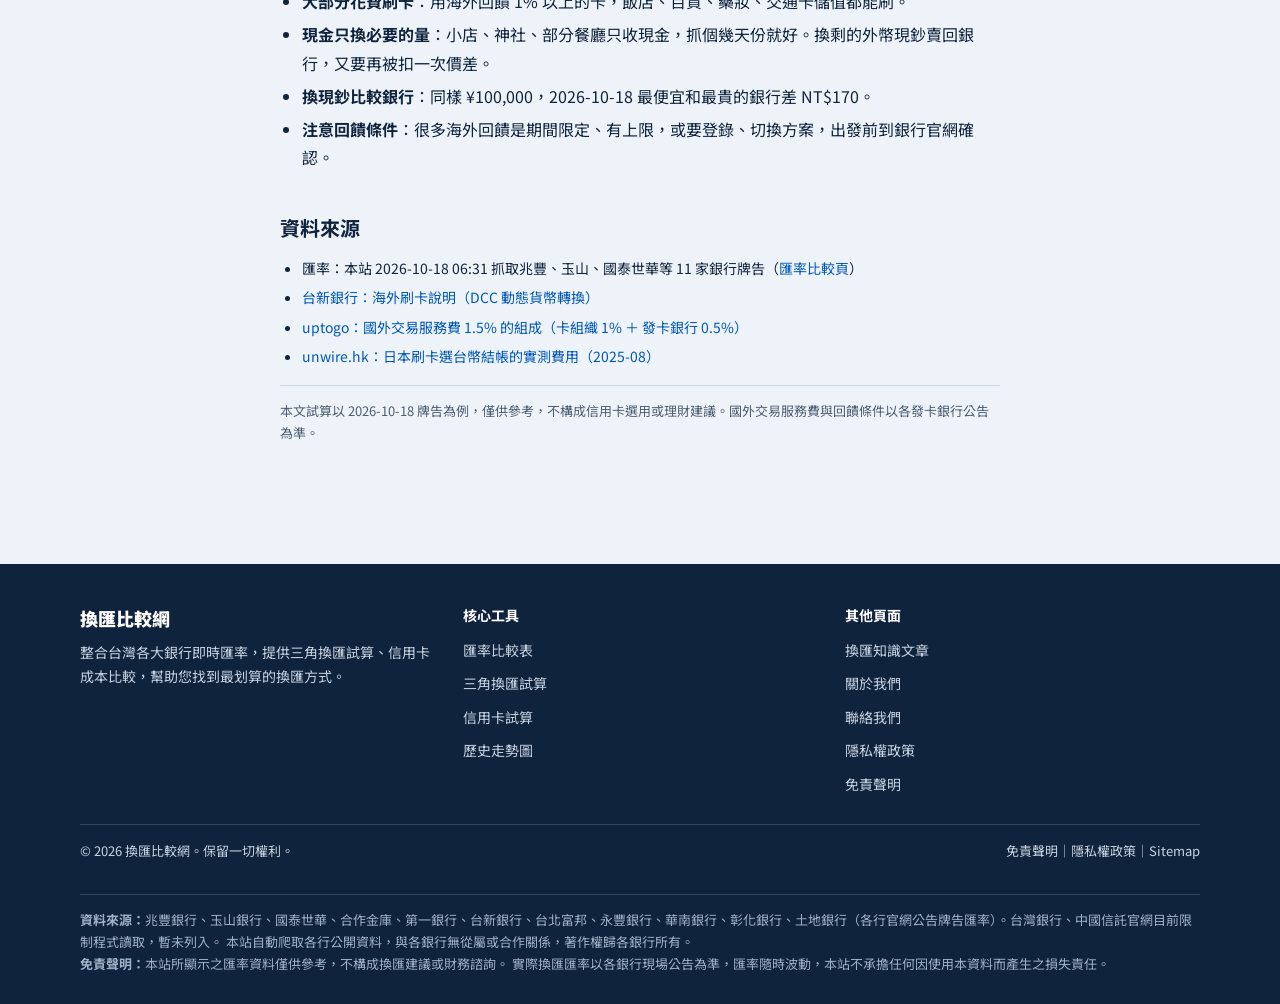
<file: site/articles/credit-card-overseas.html>
<!DOCTYPE html>
<html lang="zh-TW">
<head>
<meta charset="UTF-8">
<meta name="viewport" content="width=device-width, initial-scale=1.0">
<title>出國刷卡還是換現鈔比較省？用實際匯率算給你看 — 換匯比較網</title>
<meta name="description" content="刷卡要付 1.5% 國外交易服務費，換現鈔要用比較貴的現鈔匯率。以 2026-10-18 實際牌告計算：日圓刷卡比換現鈔貴約 0.9%，海外回饋 1% 以上的卡就能打平。另附 DCC 台幣結帳陷阱。">
<link rel="stylesheet" href="../css/style.css">
</head>
<body>
<div id="nav-placeholder"></div>

<main class="container page-body">
<article class="article">
  <div class="article-header">
    <div class="article-meta"><span>2026-10-18</span> <span>信用卡・換匯</span></div>
    <h1>出國刷卡還是換現鈔比較省？用實際匯率算給你看</h1>
  </div>

  <div class="tldr">
    <strong>30 秒重點</strong>
    <ul>
      <li>刷卡的成本是 <b>1.5% 國外交易服務費</b>；換現鈔的成本是<b>現鈔匯率比即期貴</b>（日圓約貴 0.9%）。</li>
      <li>以 2026-10-18 的牌告計算，日圓<b>刷卡比換現鈔貴約 0.9%</b>。</li>
      <li>所以只要卡片的<b>海外回饋 ≥ 1%</b>，刷卡就和換現鈔差不多，回饋更高就更划算。</li>
      <li>刷卡機問你要用台幣還是日圓結帳時，<b>一定選日圓</b>，選台幣會被多收一筆轉換費。</li>
    </ul>
  </div>

  <h2>兩種方式的成本從哪裡來</h2>
  <h3>換現鈔：成本藏在匯率裡</h3>
  <p>銀行賣外幣給你有兩種價格：<b>即期賣出</b>（錢存在外幣帳戶，不拿實體鈔票）和<b>現鈔賣出</b>（拿實體鈔票）。現鈔要運送、保管，所以比即期貴。2026-10-18 各銀行的日圓現鈔賣出價，平均比即期賣出價高約 0.88%。</p>
  <p>有些銀行臨櫃換現鈔還會另收每筆 NT$100–200 的手續費，可以看<a href="../compare.html">匯率比較頁</a>下方的手續費整理。</p>

  <h3>刷卡：1.5% 國外交易服務費</h3>
  <p>台灣的信用卡在國外消費，一般會收 <b>1.5% 國外交易服務費</b>，由兩部分組成：卡組織（Visa、Mastercard、JCB）的跨國清算費約 1%，加上發卡銀行的服務費 0.5%。刷卡的換算匯率則接近銀行的即期匯率。</p>

  <h2>實際算一次：在日本花 ¥30,000</h2>
  <p>以下用本站 2026-10-18 06:31 抓取的 11 家銀行牌告計算：</p>
  <div class="table-wrap">
  <table class="compare-table">
    <thead><tr><th>方式</th><th>匯率</th><th>花費（新台幣）</th></tr></thead>
    <tbody>
      <tr><td>換現鈔（最便宜的銀行）</td><td>現鈔賣出 0.2083</td><td>NT$6,249</td></tr>
      <tr><td>換現鈔（最貴的銀行）</td><td>現鈔賣出 0.2100</td><td>NT$6,300</td></tr>
      <tr><td>刷卡，沒有回饋</td><td>即期平均 0.2071 × 1.015</td><td>約 NT$6,306</td></tr>
      <tr><td>刷卡，海外回饋 3%</td><td>同上，扣 3% 回饋</td><td>約 NT$6,117</td></tr>
    </tbody>
  </table>
  </div>
  <p>沒有回饋的卡，刷卡比最便宜的現鈔貴約 0.9%；有 3% 回饋的卡反而比換現鈔便宜約 NT$130。<b>打平點大約在 1% 回饋。</b></p>
  <p>匯率每天變動，數字會跟著變。想用今天的匯率和自己的卡算，可以用<a href="../credit-card.html">刷卡 vs 換現金試算</a>。</p>

  <h2>最常見的陷阱：用台幣結帳（DCC）</h2>
  <div class="warn">
    <b>刷卡機出現「PAY IN JPY / PAY IN TWD」時，選 JPY。</b>
    選台幣結帳叫做「動態貨幣轉換」（DCC），是由當地收單機構用自己的匯率幫你換算。台新銀行的說明指出，選台幣結帳仍然會收 1.5% 海外交易手續費，DCC 的費用會再另外疊加；有些銀行也可能不把這筆算成海外消費，回饋跟著拿不到。
  </div>

  <h2>怎麼搭配最省</h2>
  <ul>
    <li><b>大部分花費刷卡</b>：用海外回饋 1% 以上的卡，飯店、百貨、藥妝、交通卡儲值都能刷。</li>
    <li><b>現金只換必要的量</b>：小店、神社、部分餐廳只收現金，抓個幾天份就好。換剩的外幣現鈔賣回銀行，又要再被扣一次價差。</li>
    <li><b>換現鈔比較銀行</b>：同樣 ¥100,000，2026-10-18 最便宜和最貴的銀行差 NT$170。</li>
    <li><b>注意回饋條件</b>：很多海外回饋是期間限定、有上限，或要登錄、切換方案，出發前到銀行官網確認。</li>
  </ul>

  <h2>資料來源</h2>
  <ul class="sources">
    <li>匯率：本站 2026-10-18 06:31 抓取兆豐、玉山、國泰世華等 11 家銀行牌告（<a href="../compare.html">匯率比較頁</a>）</li>
    <li><a href="https://www.taishinbank.com.tw/TSB/personal/credit/intro/overview/future/e18b445e-2cd6-11f1-b50f-0050568c09e3" target="_blank" rel="noopener">台新銀行：海外刷卡說明（DCC 動態貨幣轉換）</a></li>
    <li><a href="https://uptogo.com.tw/?p=333268" target="_blank" rel="noopener">uptogo：國外交易服務費 1.5% 的組成（卡組織 1% ＋ 發卡銀行 0.5%）</a></li>
    <li><a href="https://unwire.hk/2025/08/22/japan-dcc-fees/life-tech/" target="_blank" rel="noopener">unwire.hk：日本刷卡選台幣結帳的實測費用（2025-08）</a></li>
  </ul>

  <div class="disclaimer mt-16">
    本文試算以 2026-10-18 牌告為例，僅供參考，不構成信用卡選用或理財建議。國外交易服務費與回饋條件以各發卡銀行公告為準。
  </div>
</article>
</main>

<div id="footer-placeholder"></div>
<script src="../js/layout.js"></script>
</body>
</html>
</file>
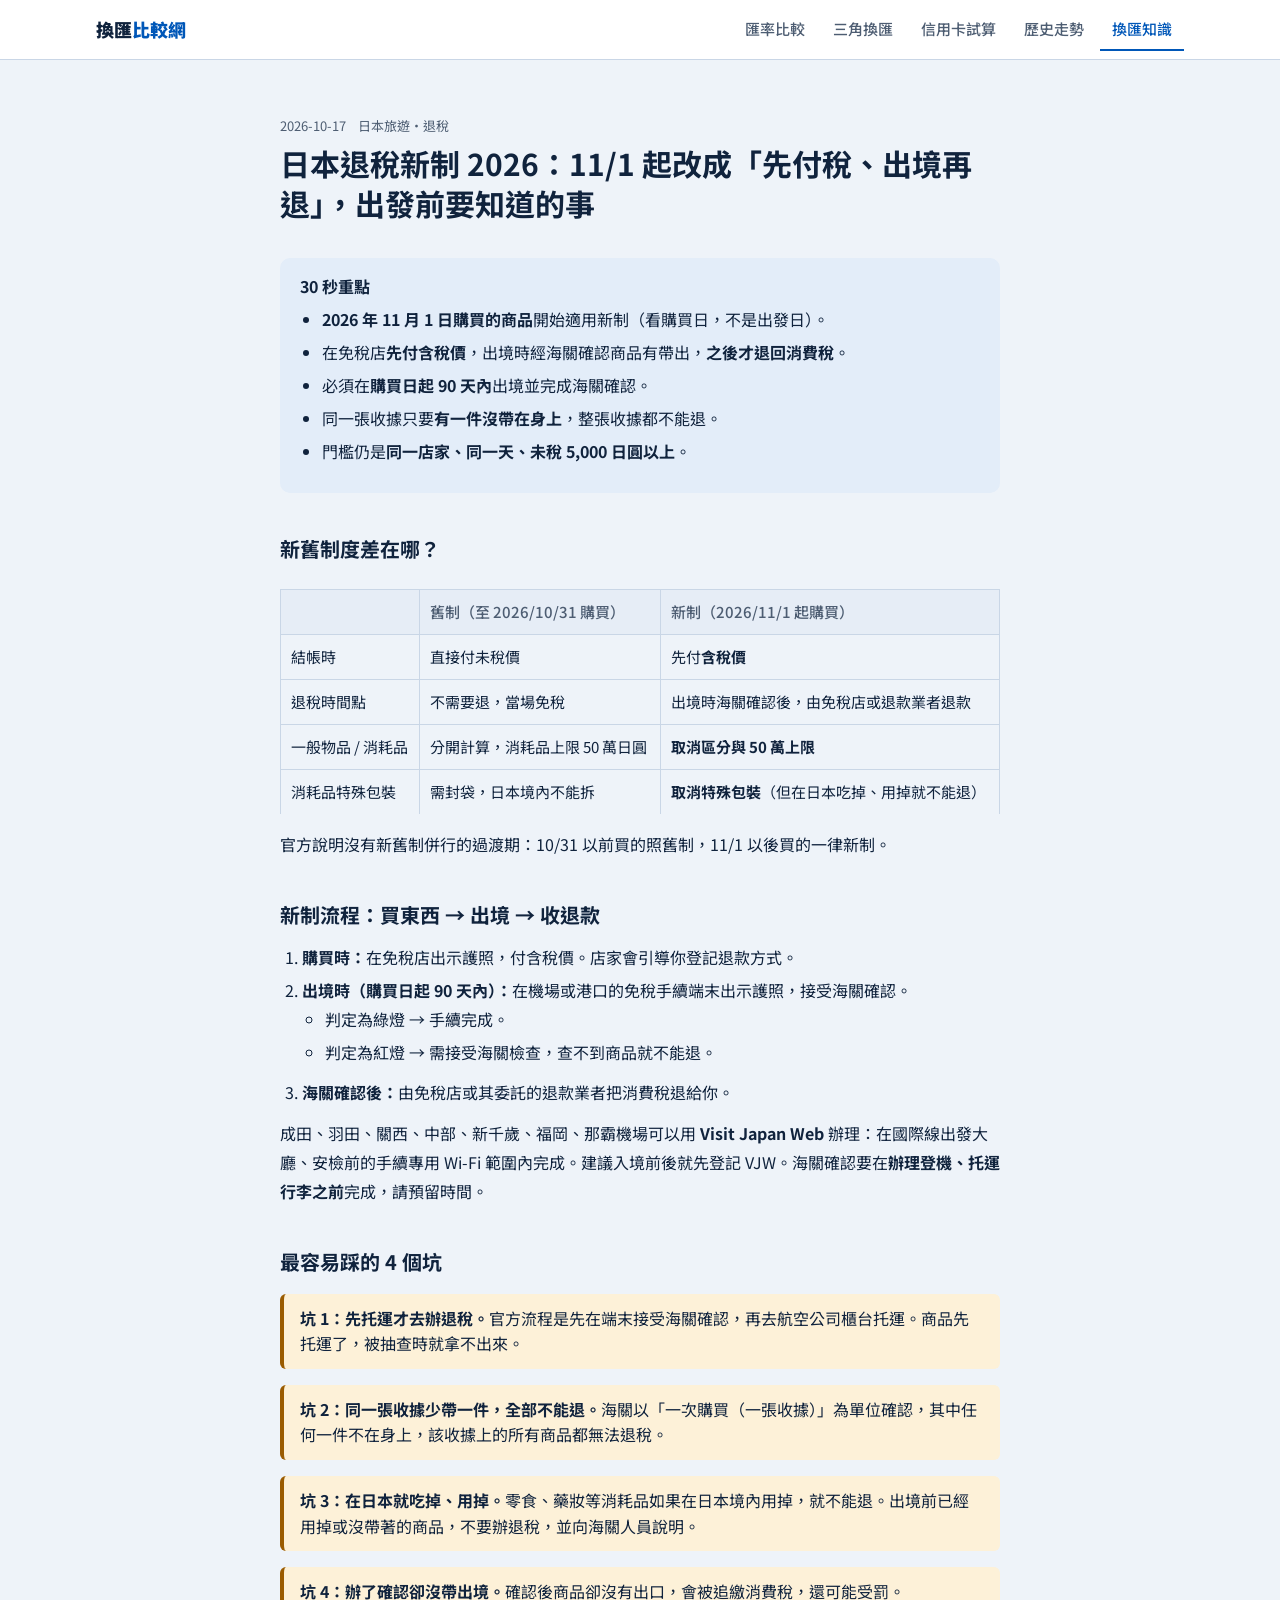
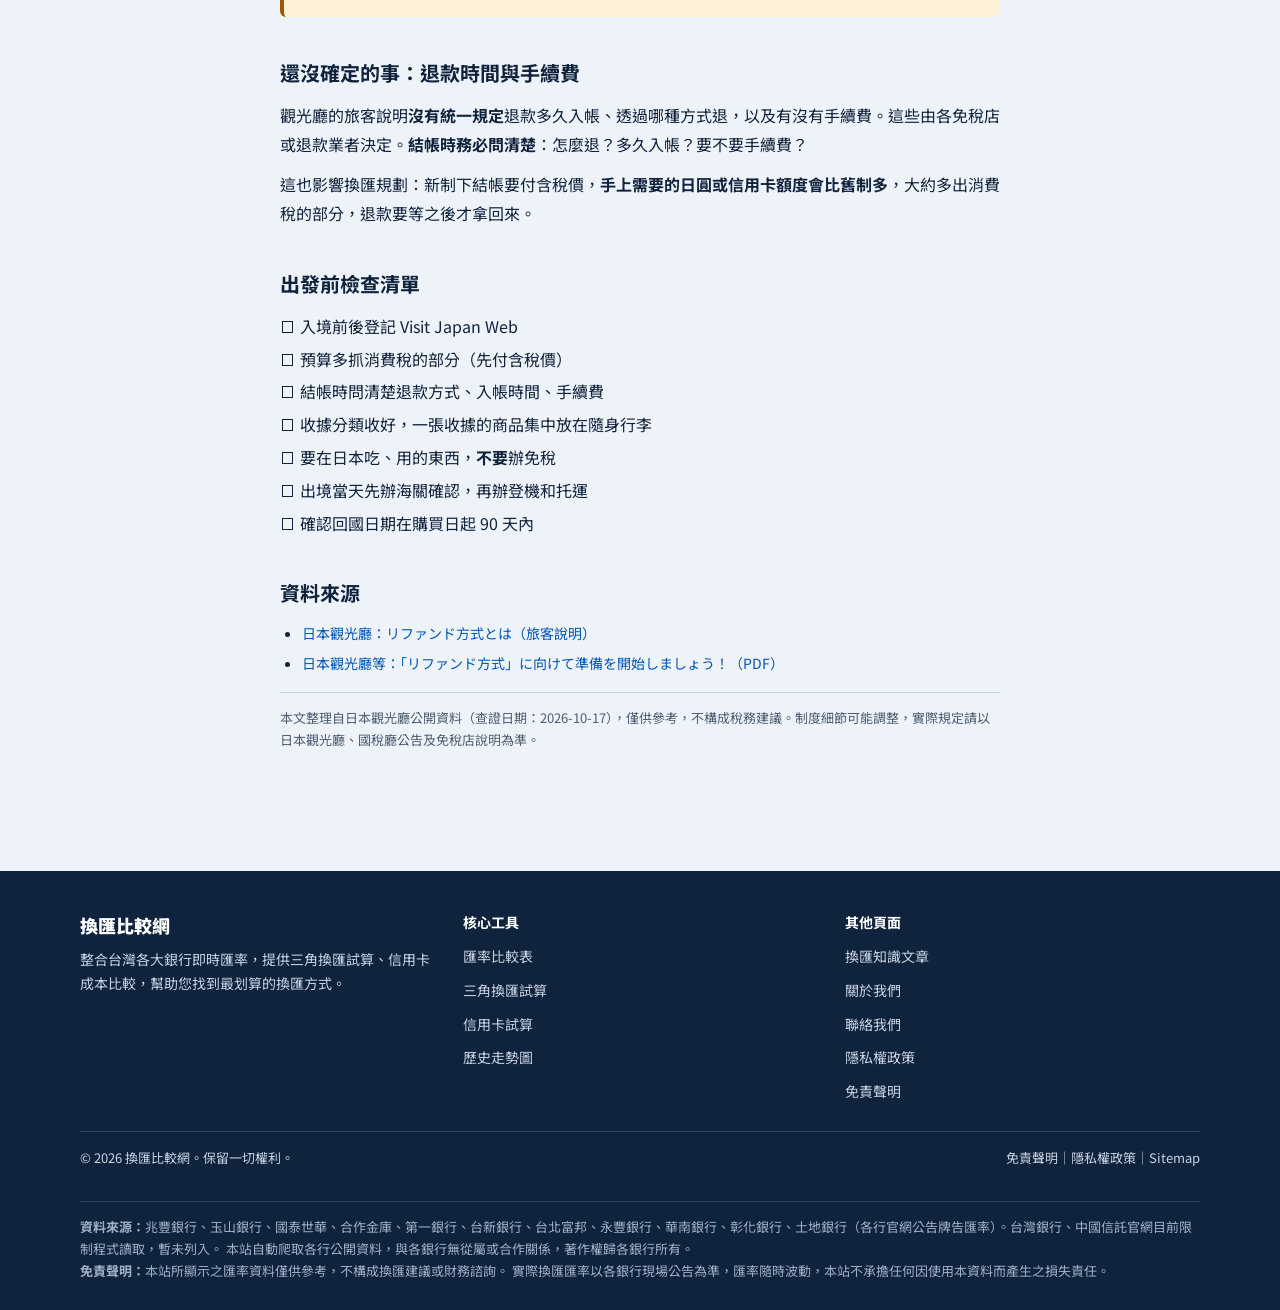
<file: site/articles/japan-tax-refund-2026.html>
<!DOCTYPE html>
<html lang="zh-TW">
<head>
<meta charset="UTF-8">
<meta name="viewport" content="width=device-width, initial-scale=1.0">
<title>日本退稅新制 2026：11/1 起改「先付稅、出境退」懶人包 — 換匯比較網</title>
<meta name="description" content="2026年11月1日起，日本免稅改為退稅制（リファンド方式）：店內先付含稅價，購買後90天內出境時經海關確認才退稅。整理流程、注意事項與出發前檢查清單，附日本觀光廳官方來源。">
<link rel="stylesheet" href="../css/style.css">
</head>
<body>
<div id="nav-placeholder"></div>

<main class="container page-body">
<article class="article">
  <div class="article-header">
    <div class="article-meta"><span>2026-10-17</span> <span>日本旅遊・退稅</span></div>
    <h1>日本退稅新制 2026：11/1 起改成「先付稅、出境再退」，出發前要知道的事</h1>
  </div>

  <div class="tldr">
    <strong>30 秒重點</strong>
    <ul>
      <li><b>2026 年 11 月 1 日購買的商品</b>開始適用新制（看購買日，不是出發日）。</li>
      <li>在免稅店<b>先付含稅價</b>，出境時經海關確認商品有帶出，<b>之後才退回消費稅</b>。</li>
      <li>必須在<b>購買日起 90 天內</b>出境並完成海關確認。</li>
      <li>同一張收據只要<b>有一件沒帶在身上</b>，整張收據都不能退。</li>
      <li>門檻仍是<b>同一店家、同一天、未稅 5,000 日圓以上</b>。</li>
    </ul>
  </div>

  <h2>新舊制度差在哪？</h2>
  <div class="table-wrap">
  <table class="compare-table">
    <thead><tr><th></th><th>舊制（至 2026/10/31 購買）</th><th>新制（2026/11/1 起購買）</th></tr></thead>
    <tbody>
      <tr><td>結帳時</td><td>直接付未稅價</td><td>先付<b>含稅價</b></td></tr>
      <tr><td>退稅時間點</td><td>不需要退，當場免稅</td><td>出境時海關確認後，由免稅店或退款業者退款</td></tr>
      <tr><td>一般物品 / 消耗品</td><td>分開計算，消耗品上限 50 萬日圓</td><td><b>取消區分與 50 萬上限</b></td></tr>
      <tr><td>消耗品特殊包裝</td><td>需封袋，日本境內不能拆</td><td><b>取消特殊包裝</b>（但在日本吃掉、用掉就不能退）</td></tr>
    </tbody>
  </table>
  </div>
  <p>官方說明沒有新舊制併行的過渡期：10/31 以前買的照舊制，11/1 以後買的一律新制。</p>

  <h2>新制流程：買東西 → 出境 → 收退款</h2>
  <ol>
    <li><b>購買時：</b>在免稅店出示護照，付含稅價。店家會引導你登記退款方式。</li>
    <li><b>出境時（購買日起 90 天內）：</b>在機場或港口的免稅手續端末出示護照，接受海關確認。
      <ul>
        <li>判定為綠燈 → 手續完成。</li>
        <li>判定為紅燈 → 需接受海關檢查，查不到商品就不能退。</li>
      </ul>
    </li>
    <li><b>海關確認後：</b>由免稅店或其委託的退款業者把消費稅退給你。</li>
  </ol>
  <p>成田、羽田、關西、中部、新千歲、福岡、那霸機場可以用 <b>Visit Japan Web</b> 辦理：在國際線出發大廳、安檢前的手續專用 Wi-Fi 範圍內完成。建議入境前後就先登記 VJW。海關確認要在<b>辦理登機、托運行李之前</b>完成，請預留時間。</p>

  <h2>最容易踩的 4 個坑</h2>
  <div class="warn">
    <b>坑 1：先托運才去辦退稅。</b>官方流程是先在端末接受海關確認，再去航空公司櫃台托運。商品先托運了，被抽查時就拿不出來。
  </div>
  <div class="warn">
    <b>坑 2：同一張收據少帶一件，全部不能退。</b>海關以「一次購買（一張收據）」為單位確認，其中任何一件不在身上，該收據上的所有商品都無法退稅。
  </div>
  <div class="warn">
    <b>坑 3：在日本就吃掉、用掉。</b>零食、藥妝等消耗品如果在日本境內用掉，就不能退。出境前已經用掉或沒帶著的商品，不要辦退稅，並向海關人員說明。
  </div>
  <div class="warn">
    <b>坑 4：辦了確認卻沒帶出境。</b>確認後商品卻沒有出口，會被追繳消費稅，還可能受罰。
  </div>

  <h2>還沒確定的事：退款時間與手續費</h2>
  <p>觀光廳的旅客說明<b>沒有統一規定</b>退款多久入帳、透過哪種方式退，以及有沒有手續費。這些由各免稅店或退款業者決定。<b>結帳時務必問清楚</b>：怎麼退？多久入帳？要不要手續費？</p>
  <p>這也影響換匯規劃：新制下結帳要付含稅價，<b>手上需要的日圓或信用卡額度會比舊制多</b>，大約多出消費稅的部分，退款要等之後才拿回來。</p>

  <h2>出發前檢查清單</h2>
  <ul class="checklist">
    <li>入境前後登記 Visit Japan Web</li>
    <li>預算多抓消費稅的部分（先付含稅價）</li>
    <li>結帳時問清楚退款方式、入帳時間、手續費</li>
    <li>收據分類收好，一張收據的商品集中放在隨身行李</li>
    <li>要在日本吃、用的東西，<b>不要</b>辦免稅</li>
    <li>出境當天先辦海關確認，再辦登機和托運</li>
    <li>確認回國日期在購買日起 90 天內</li>
  </ul>

  <h2>資料來源</h2>
  <ul class="sources">
    <li><a href="https://www.mlit.go.jp/kankocho/tax-free/page01_000001_00021.html" rel="noopener" target="_blank">日本觀光廳：リファンド方式とは（旅客說明）</a></li>
    <li><a href="https://www.mlit.go.jp/kankocho/tax-free/content/001978459.pdf" rel="noopener" target="_blank">日本觀光廳等：「リファンド方式」に向けて準備を開始しましょう！（PDF）</a></li>
  </ul>

  <div class="disclaimer mt-16">
    本文整理自日本觀光廳公開資料（查證日期：2026-10-17），僅供參考，不構成稅務建議。制度細節可能調整，實際規定請以日本觀光廳、國稅廳公告及免稅店說明為準。
  </div>
</article>
</main>

<div id="footer-placeholder"></div>
<script src="../js/layout.js"></script>
</body>
</html>
</file>
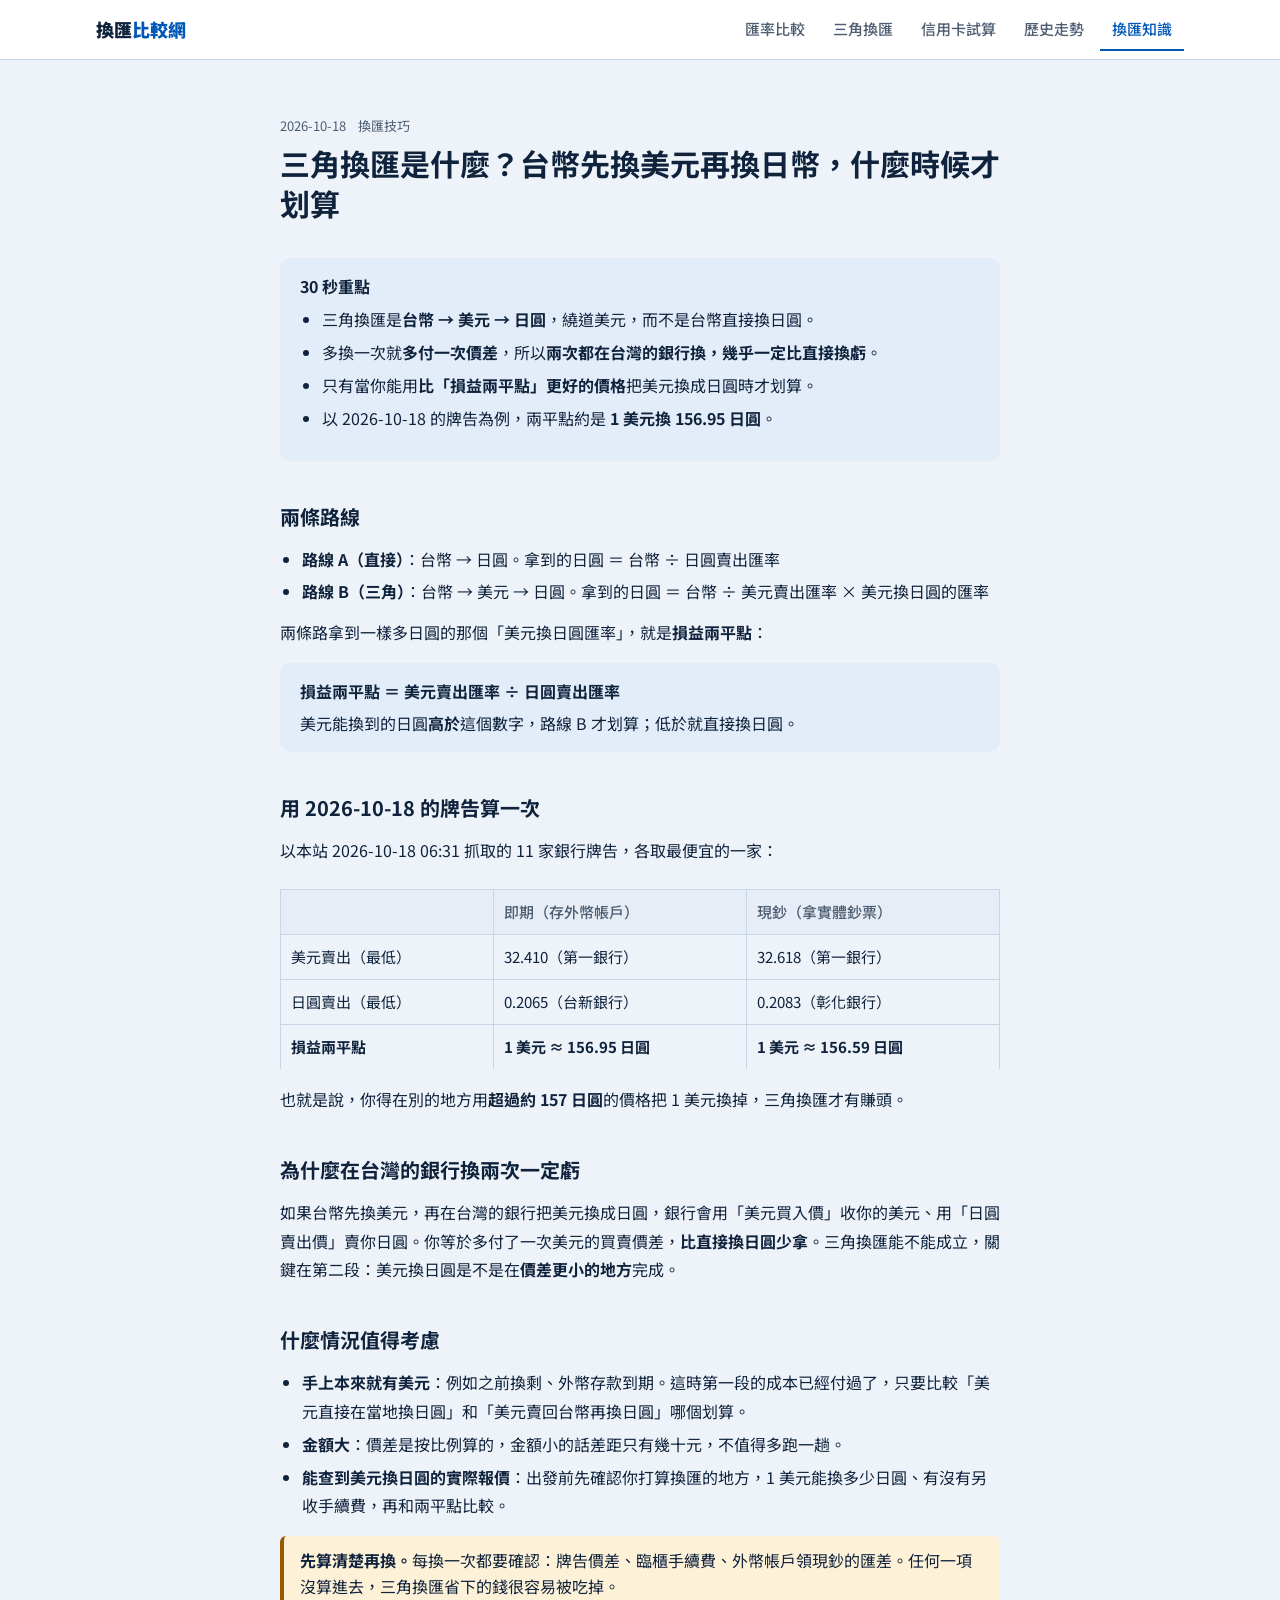
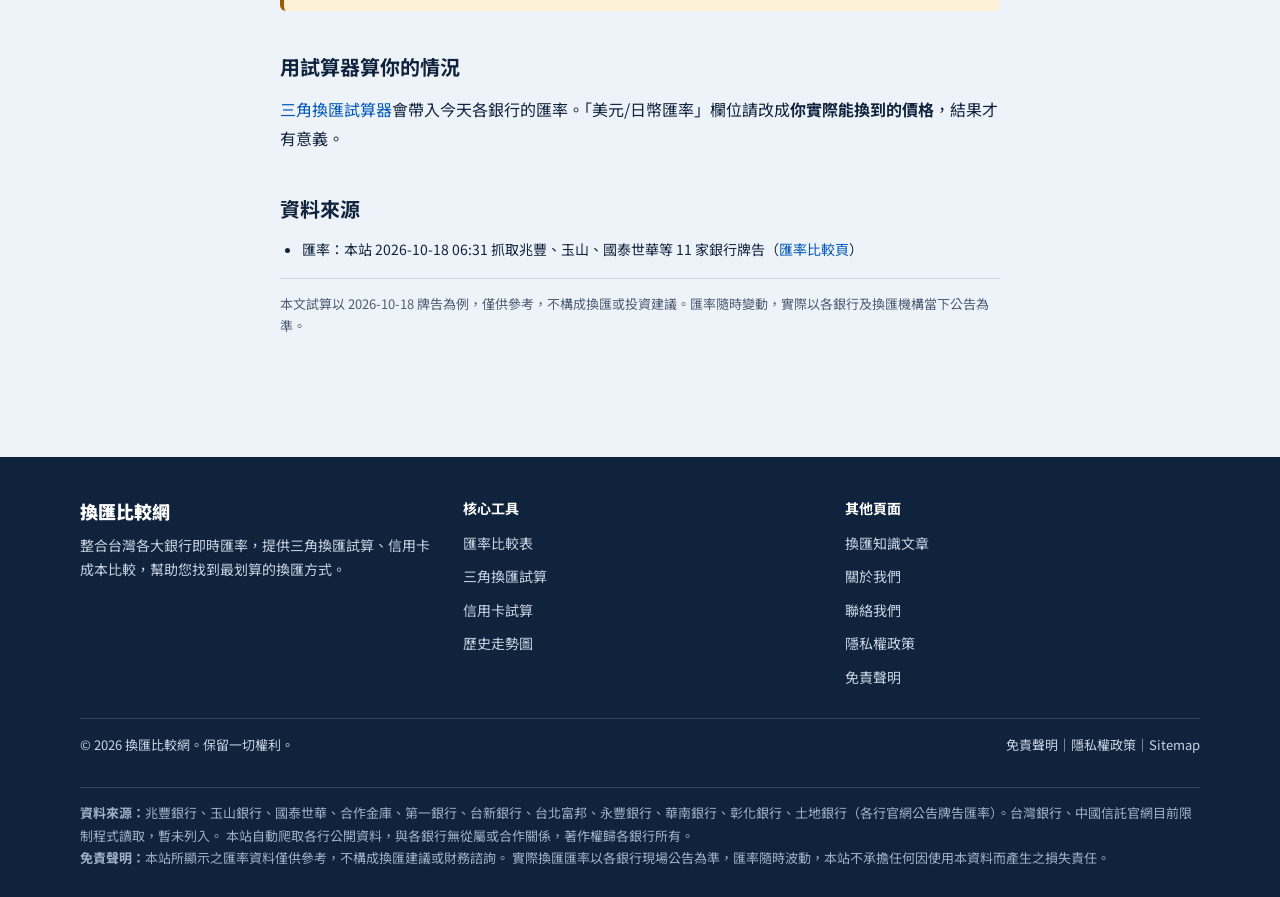
<file: site/articles/triangle-exchange-guide.html>
<!DOCTYPE html>
<html lang="zh-TW">
<head>
<meta charset="UTF-8">
<meta name="viewport" content="width=device-width, initial-scale=1.0">
<title>三角換匯是什麼？台幣先換美元再換日幣，什麼時候才划算 — 換匯比較網</title>
<meta name="description" content="三角換匯（台幣→美元→日幣）要多付一次價差，只有在美元換日圓的匯率高於「損益兩平點」時才划算。教你用一個公式自己算，並以 2026-10-18 牌告為例：兩平點約 1 美元換 156.95 日圓。">
<link rel="stylesheet" href="../css/style.css">
</head>
<body>
<div id="nav-placeholder"></div>

<main class="container page-body">
<article class="article">
  <div class="article-header">
    <div class="article-meta"><span>2026-10-18</span> <span>換匯技巧</span></div>
    <h1>三角換匯是什麼？台幣先換美元再換日幣，什麼時候才划算</h1>
  </div>

  <div class="tldr">
    <strong>30 秒重點</strong>
    <ul>
      <li>三角換匯是<b>台幣 → 美元 → 日圓</b>，繞道美元，而不是台幣直接換日圓。</li>
      <li>多換一次就<b>多付一次價差</b>，所以<b>兩次都在台灣的銀行換，幾乎一定比直接換虧</b>。</li>
      <li>只有當你能用<b>比「損益兩平點」更好的價格</b>把美元換成日圓時才划算。</li>
      <li>以 2026-10-18 的牌告為例，兩平點約是 <b>1 美元換 156.95 日圓</b>。</li>
    </ul>
  </div>

  <h2>兩條路線</h2>
  <ul>
    <li><b>路線 A（直接）</b>：台幣 → 日圓。拿到的日圓 ＝ 台幣 ÷ 日圓賣出匯率</li>
    <li><b>路線 B（三角）</b>：台幣 → 美元 → 日圓。拿到的日圓 ＝ 台幣 ÷ 美元賣出匯率 × 美元換日圓的匯率</li>
  </ul>
  <p>兩條路拿到一樣多日圓的那個「美元換日圓匯率」，就是<b>損益兩平點</b>：</p>
  <div class="tldr">
    <strong>損益兩平點 ＝ 美元賣出匯率 ÷ 日圓賣出匯率</strong>
    美元能換到的日圓<b>高於</b>這個數字，路線 B 才划算；低於就直接換日圓。
  </div>

  <h2>用 2026-10-18 的牌告算一次</h2>
  <p>以本站 2026-10-18 06:31 抓取的 11 家銀行牌告，各取最便宜的一家：</p>
  <div class="table-wrap">
  <table class="compare-table">
    <thead><tr><th></th><th>即期（存外幣帳戶）</th><th>現鈔（拿實體鈔票）</th></tr></thead>
    <tbody>
      <tr><td>美元賣出（最低）</td><td>32.410（第一銀行）</td><td>32.618（第一銀行）</td></tr>
      <tr><td>日圓賣出（最低）</td><td>0.2065（台新銀行）</td><td>0.2083（彰化銀行）</td></tr>
      <tr><td><b>損益兩平點</b></td><td><b>1 美元 ≈ 156.95 日圓</b></td><td><b>1 美元 ≈ 156.59 日圓</b></td></tr>
    </tbody>
  </table>
  </div>
  <p>也就是說，你得在別的地方用<b>超過約 157 日圓</b>的價格把 1 美元換掉，三角換匯才有賺頭。</p>

  <h2>為什麼在台灣的銀行換兩次一定虧</h2>
  <p>如果台幣先換美元，再在台灣的銀行把美元換成日圓，銀行會用「美元買入價」收你的美元、用「日圓賣出價」賣你日圓。你等於多付了一次美元的買賣價差，<b>比直接換日圓少拿</b>。三角換匯能不能成立，關鍵在第二段：美元換日圓是不是在<b>價差更小的地方</b>完成。</p>

  <h2>什麼情況值得考慮</h2>
  <ul>
    <li><b>手上本來就有美元</b>：例如之前換剩、外幣存款到期。這時第一段的成本已經付過了，只要比較「美元直接在當地換日圓」和「美元賣回台幣再換日圓」哪個划算。</li>
    <li><b>金額大</b>：價差是按比例算的，金額小的話差距只有幾十元，不值得多跑一趟。</li>
    <li><b>能查到美元換日圓的實際報價</b>：出發前先確認你打算換匯的地方，1 美元能換多少日圓、有沒有另收手續費，再和兩平點比較。</li>
  </ul>
  <div class="warn">
    <b>先算清楚再換。</b>每換一次都要確認：牌告價差、臨櫃手續費、外幣帳戶領現鈔的匯差。任何一項沒算進去，三角換匯省下的錢很容易被吃掉。
  </div>

  <h2>用試算器算你的情況</h2>
  <p><a href="../triangle.html">三角換匯試算器</a>會帶入今天各銀行的匯率。「美元/日幣匯率」欄位請改成<b>你實際能換到的價格</b>，結果才有意義。</p>

  <h2>資料來源</h2>
  <ul class="sources">
    <li>匯率：本站 2026-10-18 06:31 抓取兆豐、玉山、國泰世華等 11 家銀行牌告（<a href="../compare.html">匯率比較頁</a>）</li>
  </ul>

  <div class="disclaimer mt-16">
    本文試算以 2026-10-18 牌告為例，僅供參考，不構成換匯或投資建議。匯率隨時變動，實際以各銀行及換匯機構當下公告為準。
  </div>
</article>
</main>

<div id="footer-placeholder"></div>
<script src="../js/layout.js"></script>
</body>
</html>
</file>
<file: site/css/style.css>
/* ═══════════════════════════════════════════════════
   換匯比較網  |  Design System v1「登機證」
   設計說明：docs/04-design.md、docs/adr/0002-*
   改色、改字體只動 :root；頁面內不寫死顏色
   ═══════════════════════════════════════════════════ */

@import url('https://fonts.googleapis.com/css2?family=Barlow+Condensed:wght@500;700&family=Noto+Sans+TC:wght@400;500;700;900&display=swap');

:root {
  /* 色彩 */
  --bg:            #eef3f9;   /* 淡天空藍 */
  --card:          #ffffff;   /* 票面白 */
  --text:          #10233d;   /* 深藍墨 */
  --text-muted:    #4d5d72;
  --text-light:    #6b7c93;
  --primary:       #0057b8;   /* 航線藍 */
  --primary-dark:  #00428c;
  --primary-light: #e3edf9;
  --success:       #0a7a4f;   /* 最划算 */
  --success-bg:    #e2f3ea;
  --success-line:  #8fcbb0;
  --warning:       #9a5b00;
  --warning-bg:    #fdf1d8;
  --warning-line:  #f0c675;
  --error:         #c4321f;
  --error-bg:      #fce9e6;
  --accent:        #e2412e;   /* 票根紅：只用於結論數字 */
  --border:        #c9d6e6;
  --border-light:  #e6edf6;

  /* 字體 */
  --font-body: 'Noto Sans TC', -apple-system, BlinkMacSystemFont, 'Segoe UI', sans-serif;
  --font-num:  'Barlow Condensed', 'Noto Sans TC', sans-serif;

  /* 形狀與層次 */
  --radius-lg:     16px;
  --radius:        10px;
  --radius-sm:     6px;
  --shadow:        none;
  --shadow-md:     0 6px 20px -8px rgba(16,35,61,.25);
  --shadow-pass:   0 1px 0 rgba(16,35,61,.06), 0 18px 40px -18px rgba(16,35,61,.35);
  --nav-h:         60px;
  --focus:         0 0 0 3px rgba(0,87,184,.35);
}

/* ── Reset ── */
*, *::before, *::after { box-sizing: border-box; margin: 0; padding: 0; }
html { font-size: 16px; scroll-behavior: smooth; }
body {
  font-family: var(--font-body);
  background: var(--bg);
  color: var(--text);
  line-height: 1.6;
  -webkit-font-smoothing: antialiased;
}
img { max-width: 100%; display: block; }
a { color: var(--primary); text-decoration: none; }
a:hover { text-decoration: underline; text-underline-offset: 3px; }
:focus-visible { outline: none; box-shadow: var(--focus); border-radius: var(--radius-sm); }
.num { font-family: var(--font-num); font-variant-numeric: tabular-nums; }

@media (prefers-reduced-motion: reduce) {
  *, *::before, *::after { animation: none !important; transition: none !important; scroll-behavior: auto !important; }
}

/* ── Navigation ── */
.nav {
  position: sticky; top: 0; z-index: 100;
  background: var(--card);
  border-bottom: 1px solid var(--border);
  height: var(--nav-h);
  display: flex; align-items: center;
}
.nav-inner {
  width: 100%; max-width: 1120px; margin: 0 auto;
  padding: 0 16px;
  display: flex; align-items: center; gap: 8px;
}
.nav-logo {
  font-size: 18px; font-weight: 900;
  color: var(--text); white-space: nowrap;
  margin-right: auto;
}
.nav-logo span { color: var(--primary); }
.nav-logo:hover { text-decoration: none; }
.nav-links { display: none; list-style: none; gap: 4px; }
.nav-links a {
  display: block; padding: 8px 12px;
  font-size: 15px; font-weight: 500; color: var(--text-muted);
  white-space: nowrap;
  border-bottom: 2px solid transparent;
}
.nav-links a:hover { color: var(--text); text-decoration: none; }
.nav-links a.active { color: var(--primary); border-bottom-color: var(--primary); }
.nav-hamburger {
  background: none; border: 1px solid var(--border); cursor: pointer;
  padding: 8px 12px; border-radius: var(--radius-sm);
  color: var(--text); font-size: 15px; line-height: 1;
}
.nav-hamburger:hover { background: var(--bg); }

/* Mobile menu */
.nav-mobile {
  display: none;
  position: fixed; inset: var(--nav-h) 0 0 0;
  background: rgba(16,35,61,.4);
  z-index: 99;
}
.nav-mobile.open { display: block; }
.nav-mobile-panel {
  background: var(--card);
  width: min(300px, 82vw); height: 100%; overflow-y: auto;
  margin-left: auto; padding: 8px 0;
}
.nav-mobile-panel a {
  display: block; padding: 14px 24px;
  font-size: 16px; color: var(--text);
  border-bottom: 1px solid var(--border-light);
}
.nav-mobile-panel a:hover { background: var(--bg); text-decoration: none; }

@media (min-width: 768px) {
  .nav-links { display: flex; }
  .nav-hamburger { display: none; }
}

/* ── Page Layout ── */
.container { max-width: 1120px; margin: 0 auto; padding: 0 16px; }
.page-hero {
  max-width: 1120px; margin: 0 auto;
  padding: 36px 16px 8px;
}
.page-hero h1 {
  font-size: clamp(26px, 6vw, 40px); font-weight: 900;
  line-height: 1.25; letter-spacing: .01em; margin-bottom: 8px;
}
.page-hero p { font-size: 16px; color: var(--text-muted); max-width: 40em; }
/* 只設上下，左右留給 .container（兩者常同時使用） */
.page-body { padding-top: 24px; padding-bottom: 64px; }

/* ── Cards ── */
.card {
  background: var(--card);
  border: 1px solid var(--border);
  border-radius: var(--radius);
  overflow: hidden;
}
.card-header {
  padding: 16px 20px;
  border-bottom: 1px solid var(--border-light);
  display: flex; align-items: center; gap: 10px;
}
.card-header h2 { font-size: 17px; font-weight: 700; }
.card-body { padding: 20px; }

/* ── Section title ── */
.section-title {
  font-size: 20px; font-weight: 900;
  margin-bottom: 16px;
  display: flex; align-items: center; gap: 8px;
}

/* ── Rate Table ── */
.table-wrap { overflow-x: auto; -webkit-overflow-scrolling: touch; }
table { width: 100%; border-collapse: collapse; font-size: 15px; }
th {
  background: var(--card);
  padding: 12px;
  text-align: left;
  font-size: 13px; font-weight: 500;
  color: var(--text-muted);
  border-bottom: 2px solid var(--text);
  white-space: nowrap;
  cursor: pointer; user-select: none;
}
th:hover { color: var(--text); }
th .sort-icon { margin-left: 4px; opacity: .5; }
th.sort-asc .sort-icon::after  { content: '▲'; }
th.sort-desc .sort-icon::after { content: '▼'; }
th:not(.sort-asc):not(.sort-desc) .sort-icon::after { content: '⇅'; }
td {
  padding: 12px;
  border-bottom: 1px solid var(--border-light);
  white-space: nowrap;
  font-family: var(--font-num); font-size: 18px; font-variant-numeric: tabular-nums;
}
td:first-child, td strong { font-family: var(--font-body); font-size: 15px; }
tr:last-child td { border-bottom: none; }
tr:hover td { background: var(--bg); }

/* Best rate highlight */
td.best {
  color: var(--success);
  font-weight: 700;
  background: var(--success-bg) !important;
}
td.best::after { content: ' 最划算'; font-family: var(--font-body); font-size: 11px; font-weight: 700; }

/* Stale / error state */
td.stale { color: var(--warning); }
td.unavail, .unavail { color: var(--text-light); }
.stale-row td { background: var(--warning-bg) !important; }
.error-row td { background: var(--error-bg) !important; color: var(--text-muted); }

/* ── Status badges ── */
.badge {
  display: inline-flex; align-items: center; gap: 4px;
  padding: 2px 8px; border-radius: var(--radius-sm);
  font-size: 12px; font-weight: 700;
  white-space: nowrap;
}
.badge-ok     { background: var(--success-bg); color: var(--success); }
.badge-stale  { background: var(--warning-bg); color: var(--warning); }
.badge-error  { background: var(--error-bg);   color: var(--error);   }
.badge-best   { background: var(--success-bg); color: var(--success); }

.update-time { font-family: var(--font-body); font-size: 12px; color: var(--text-light); }

/* ── Buttons ── */
.btn {
  display: inline-flex; align-items: center; justify-content: center; gap: 6px;
  min-height: 46px; padding: 10px 22px; border-radius: var(--radius);
  font-family: var(--font-body); font-size: 15px; font-weight: 700; cursor: pointer;
  border: none; white-space: nowrap;
  transition: background .15s;
}
.btn-primary { background: var(--primary); color: #fff; }
.btn-primary:hover { background: var(--primary-dark); text-decoration: none; color: #fff; }
.btn-outline {
  background: var(--card); color: var(--primary);
  border: 1.5px solid var(--primary);
}
.btn-outline:hover { background: var(--primary-light); text-decoration: none; }
.btn-sm { min-height: 36px; padding: 6px 14px; font-size: 14px; }
.btn-block { width: 100%; }

/* ── Currency Tabs ── */
.tabs { display: flex; gap: 6px; margin-bottom: 20px; flex-wrap: wrap; }
.tab {
  padding: 8px 18px; border-radius: 999px;
  font-family: var(--font-body); font-size: 15px; font-weight: 500; cursor: pointer;
  border: 1.5px solid var(--border);
  background: var(--card); color: var(--text-muted);
}
.tab:hover { border-color: var(--text); color: var(--text); }
.tab.active { background: var(--text); color: #fff; border-color: var(--text); }

/* ── Calculator ── */
.calc-form { display: flex; flex-direction: column; gap: 20px; }
.form-group { display: flex; flex-direction: column; gap: 6px; }
.form-label { font-size: 14px; font-weight: 500; color: var(--text-muted); }
.form-input, .form-select {
  min-height: 48px; padding: 10px 14px;
  border: 1.5px solid var(--border);
  border-radius: var(--radius);
  font-family: var(--font-body); font-size: 17px; color: var(--text);
  background: var(--card);
  width: 100%;
}
.form-input[type="number"] { font-family: var(--font-num); font-size: 22px; font-variant-numeric: tabular-nums; }
.form-input:focus, .form-select:focus { outline: none; border-color: var(--primary); box-shadow: var(--focus); }

/* Result panels */
.result-panel {
  border-radius: var(--radius);
  padding: 20px;
  margin-top: 4px;
  background: var(--card);
  border: 1px solid var(--border);
}
.result-panel.primary { border-left: 4px solid var(--primary); }
.result-panel.success { border-left: 4px solid var(--success); }
.result-panel.warning { border-left: 4px solid var(--warning); background: var(--warning-bg); }
.result-label { font-size: 13px; font-weight: 500; color: var(--text-muted); margin-bottom: 6px; }
.result-value { font-family: var(--font-num); font-size: 32px; font-weight: 700; line-height: 1.2; color: var(--text); font-variant-numeric: tabular-nums; }
.result-value small { font-size: 18px; font-weight: 500; }
.result-sub { font-size: 14px; color: var(--text-muted); margin-top: 6px; }
.result-compare {
  display: grid; grid-template-columns: 1fr 1fr; gap: 12px;
  margin-top: 16px;
}
@media (max-width: 480px) { .result-compare { grid-template-columns: 1fr; } }

/* Verdict：結論用票根樣式 */
.verdict {
  background: var(--card);
  border: 1.5px dashed var(--success-line);
  border-radius: var(--radius);
  padding: 16px 20px;
  margin-top: 16px;
  font-size: 16px; font-weight: 700;
  color: var(--success);
  display: flex; align-items: center; gap: 8px;
}
.verdict.warn { border-color: var(--warning-line); color: var(--warning); }

/* ── Chart ── */
.chart-wrap { position: relative; height: 300px; }
@media (min-width: 768px) { .chart-wrap { height: 380px; } }

/* ═══ 登機證（只用在首頁主視覺） ═══ */
.pass {
  background: var(--card);
  border-radius: var(--radius-lg);
  box-shadow: var(--shadow-pass);
  max-width: 520px;
}
.pass-main { padding: 20px 22px 18px; }
.pass-route { display: flex; align-items: baseline; justify-content: space-between; gap: 12px; }
.pass-code { font-family: var(--font-num); font-weight: 700; font-size: clamp(56px, 16vw, 76px); line-height: .95; }
.pass-plane { color: var(--primary); font-size: 24px; flex: 1; text-align: center; position: relative; }
.pass-plane::before {
  content: ""; position: absolute; left: 0; right: 0; top: 50%;
  border-top: 2px dotted var(--border); z-index: 0;
}
.pass-plane span { position: relative; z-index: 1; background: var(--card); padding: 0 6px; }
.pass-cities { display: flex; justify-content: space-between; font-size: 13px; color: var(--text-muted); margin-top: 4px; }
.pass-fields { display: grid; grid-template-columns: 1fr 1fr; gap: 14px 16px; margin-top: 18px; }
.pass-fields small { display: block; font-size: 12px; color: var(--text-muted); }
.pass-fields b { font-family: var(--font-num); font-size: 26px; font-weight: 700; line-height: 1.15; font-variant-numeric: tabular-nums; }
.pass-fields b.cn { font-family: var(--font-body); font-size: 20px; font-weight: 900; }
.pass-tear { height: 0; border-top: 2px dashed var(--border); margin: 0 16px; position: relative; }
.pass-tear::before, .pass-tear::after {
  content: ""; position: absolute; top: -12px; width: 22px; height: 22px;
  background: var(--bg); border-radius: 50%;
}
.pass-tear::before { left: -27px; }
.pass-tear::after  { right: -27px; }
.pass-stub { padding: 14px 22px 16px; display: flex; justify-content: space-between; align-items: center; gap: 12px; font-size: 15px; }
.pass-stub b { font-family: var(--font-num); font-size: 26px; color: var(--accent); font-variant-numeric: tabular-nums; }
.pass.is-loading .pass-fields b, .pass.is-loading .pass-stub b { color: var(--border); }

/* 首頁主視覺版面 */
.home-hero { max-width: 1120px; margin: 0 auto; padding: 28px 16px 8px; display: grid; gap: 28px; align-items: center; }
.home-hero h1 { font-size: clamp(28px, 7vw, 48px); font-weight: 900; line-height: 1.2; }
.home-hero p { font-size: 17px; color: var(--text-muted); margin-top: 10px; max-width: 26em; }
.home-hero .hero-cta { display: flex; gap: 10px; flex-wrap: wrap; margin-top: 22px; }
@media (min-width: 880px) {
  .home-hero { grid-template-columns: 1fr 520px; padding-top: 56px; }
}

/* ── Hero rate widget（舊版，保留相容） ── */
.rate-widget { display: grid; grid-template-columns: repeat(auto-fill, minmax(160px, 1fr)); gap: 12px; margin-top: 20px; }
.rate-card { background: var(--card); border: 1px solid var(--border); border-radius: var(--radius); padding: 14px 16px; }
.rate-card .bank-name { font-size: 13px; color: var(--text-muted); margin-bottom: 4px; }
.rate-card .rate-val  { font-family: var(--font-num); font-size: 26px; font-weight: 700; }
.rate-card .rate-type { font-size: 12px; color: var(--text-light); }
.rate-card.best-card  { border-color: var(--success); }

/* ── Tool shortcuts ── */
.tool-grid {
  display: grid;
  grid-template-columns: repeat(auto-fill, minmax(240px, 1fr));
  gap: 12px;
}
.tool-card {
  display: flex; flex-direction: column;
  padding: 18px 20px;
  border-radius: var(--radius);
  background: var(--card);
  border: 1px solid var(--border);
  border-left: 4px solid var(--primary);
  text-decoration: none; color: var(--text);
}
.tool-card:hover { border-color: var(--primary); text-decoration: none; color: var(--text); }
.tool-card .tool-icon { display: none; }
.tool-card .tool-title { font-size: 17px; font-weight: 900; margin-bottom: 4px; }
.tool-card .tool-desc  { font-size: 14px; color: var(--text-muted); line-height: 1.6; }

/* ── Alert banner ── */
.alert {
  padding: 12px 16px;
  border-radius: var(--radius-sm);
  font-size: 14px;
  display: flex; align-items: flex-start; gap: 8px;
  margin-bottom: 16px;
}
.alert-warning { background: var(--warning-bg); border-left: 4px solid var(--warning); color: #6b3f00; }
.alert-error   { background: var(--error-bg);   border-left: 4px solid var(--error);   color: #8a1f12; }
.alert-info    { background: var(--primary-light); border-left: 4px solid var(--primary); color: var(--primary-dark); }

/* ── Disclaimer ── */
.disclaimer {
  border-top: 1px solid var(--border);
  padding: 14px 0 0;
  font-size: 13px; color: var(--text-muted);
  line-height: 1.7;
  margin-top: 32px;
}

/* ── Footer ── */
.footer {
  background: var(--text); color: #c8d3e2;
  padding: 40px 16px 28px;
  margin-top: 56px;
}
.footer a { color: #c8d3e2; }
.footer-inner {
  max-width: 1120px; margin: 0 auto;
  display: grid;
  grid-template-columns: repeat(auto-fit, minmax(180px, 1fr));
  gap: 28px;
}
.footer-brand { font-size: 18px; font-weight: 900; color: #fff; margin-bottom: 8px; }
.footer-desc  { font-size: 14px; line-height: 1.7; }
.footer-col h4 { font-size: 14px; font-weight: 700; margin-bottom: 10px; color: #fff; }
.footer-col ul { list-style: none; display: flex; flex-direction: column; gap: 8px; }
.footer-col ul a { font-size: 14px; }
.footer-col ul a:hover { color: #fff; }
.footer-bottom {
  max-width: 1120px; margin: 28px auto 0;
  padding-top: 16px; border-top: 1px solid rgba(255,255,255,.15);
  font-size: 13px;
  display: flex; flex-wrap: wrap; justify-content: space-between; gap: 8px;
}
.footer .disclaimer { color: #9fb0c6; border-top-color: rgba(255,255,255,.15); }
.footer .container { max-width: 1120px; padding: 0; }

/* ── Article list ── */
.article-list { display: flex; flex-direction: column; gap: 12px; }
.article-card {
  display: flex; gap: 16px;
  padding: 18px 20px;
  background: var(--card); border: 1px solid var(--border);
  border-radius: var(--radius);
  text-decoration: none; color: var(--text);
}
.article-card:hover { border-color: var(--primary); text-decoration: none; color: var(--text); }
.article-meta { font-size: 13px; color: var(--text-muted); margin-bottom: 6px; display: flex; gap: 12px; flex-wrap: wrap; }
.article-title { font-size: 18px; font-weight: 700; line-height: 1.45; margin-bottom: 6px; }
.article-excerpt { font-size: 14px; color: var(--text-muted); line-height: 1.7; }

/* ── Article page（articles/*.html 共用）── */
  .article { max-width: 720px; margin: 0 auto; }
  .article-header { padding: 32px 0 8px; }
  .article-header h1 { font-size: clamp(22px, 5vw, 30px); line-height: 1.35; margin-bottom: 10px; }
  .article-header .article-meta { font-size: 13px; }
  .article h2 { font-size: 20px; margin: 32px 0 12px; padding-top: 8px; }
  .article h3 { font-size: 16px; margin: 20px 0 8px; }
  .article p, .article li { font-size: 16px; line-height: 1.8; }
  .article p { margin-bottom: 12px; }
  .article ul, .article ol { padding-left: 1.4em; margin-bottom: 12px; }
  .article li { margin-bottom: 4px; }
  .tldr {
    background: var(--primary-light); border-radius: var(--radius);
    padding: 16px 20px; margin: 16px 0 8px;
  }
  .tldr strong { display: block; margin-bottom: 6px; }
  .warn {
    background: var(--warning-bg); border-left: 4px solid var(--warning);
    border-radius: var(--radius-sm); padding: 12px 16px; margin: 16px 0;
  }
  .compare-table { width: 100%; border-collapse: collapse; margin: 12px 0 16px; font-size: 15px; }
  .compare-table th, .compare-table td { border: 1px solid var(--border); padding: 10px; text-align: left; vertical-align: top;
    white-space: normal; font-family: var(--font-body); font-size: 15px; cursor: default; }
  .compare-table th { background: var(--border-light); }
  .checklist li { list-style: none; margin-left: -1.4em; }
  .checklist li::before { content: "☐ "; }
  .sources li { font-size: 14px; }

/* ── Loading skeleton ── */
.skeleton {
  background: linear-gradient(90deg, var(--border-light) 25%, var(--border) 50%, var(--border-light) 75%);
  background-size: 200% 100%;
  animation: skeleton-anim 1.2s infinite;
  border-radius: var(--radius-sm);
}
@keyframes skeleton-anim { 0% { background-position: 200% 0 } 100% { background-position: -200% 0 } }

/* ── Utilities ── */
.text-success { color: var(--success); }
.text-warning { color: var(--warning); }
.text-error   { color: var(--error); }
.text-muted   { color: var(--text-muted); }
.text-center  { text-align: center; }
.mt-4  { margin-top: 4px;  }
.mt-8  { margin-top: 8px;  }
.mt-16 { margin-top: 16px; }
.mt-24 { margin-top: 24px; }
.gap-8 { gap: 8px; }
.flex  { display: flex; }
.flex-col { flex-direction: column; }
.items-center { align-items: center; }
.justify-between { justify-content: space-between; }
.font-bold { font-weight: 700; }
.w-full { width: 100%; }
</file>
